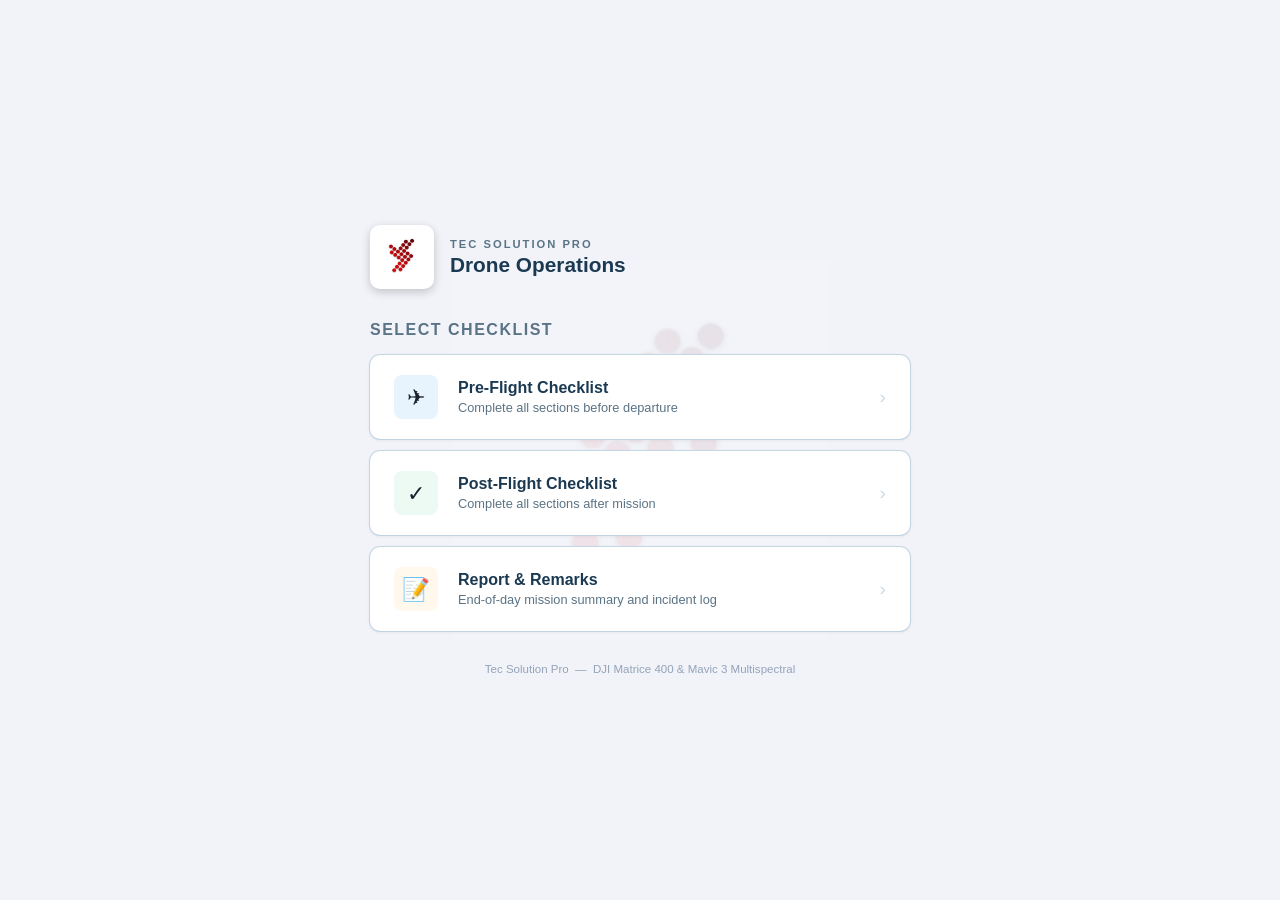
<file: index.html>
<!DOCTYPE html>
<html lang="en">
<head>
  <meta charset="UTF-8" />
  <meta name="viewport" content="width=device-width, initial-scale=1.0" />
  <title>Flight Checklists — Tec Solution Pro</title>
  <link rel="stylesheet" href="css/landing.css" />
</head>
<body>

<div class="wrapper">
  <div class="brand">
    <img src="tec_solution_pro_logo.jpg" alt="Tec Solution Pro" />
    <div class="brand-text">
      <div class="brand-label">Tec Solution Pro</div>
      <div class="brand-name">Drone Operations</div>
    </div>
  </div>

  <h1>Select Checklist</h1>

  <div class="cards">
    <a href="pre-flight.html" class="checklist-link">
      <div class="link-icon icon-pre">&#9992;</div>
      <div class="link-body">
        <div class="link-title">Pre-Flight Checklist</div>
        <div class="link-desc">Complete all sections before departure</div>
      </div>
      <div class="link-arrow">&#8250;</div>
    </a>

    <a href="post-flight.html" class="checklist-link">
      <div class="link-icon icon-post">&#10003;</div>
      <div class="link-body">
        <div class="link-title">Post-Flight Checklist</div>
        <div class="link-desc">Complete all sections after mission</div>
      </div>
      <div class="link-arrow">&#8250;</div>
    </a>

    <a href="report-remarks.html" class="checklist-link">
      <div class="link-icon icon-report">&#128221;</div>
      <div class="link-body">
        <div class="link-title">Report &amp; Remarks</div>
        <div class="link-desc">End-of-day mission summary and incident log</div>
      </div>
      <div class="link-arrow">&#8250;</div>
    </a>
  </div>
</div>

<footer>Tec Solution Pro &nbsp;&mdash;&nbsp; DJI Matrice 400 &amp; Mavic 3 Multispectral</footer>

</body>
</html>
</file>
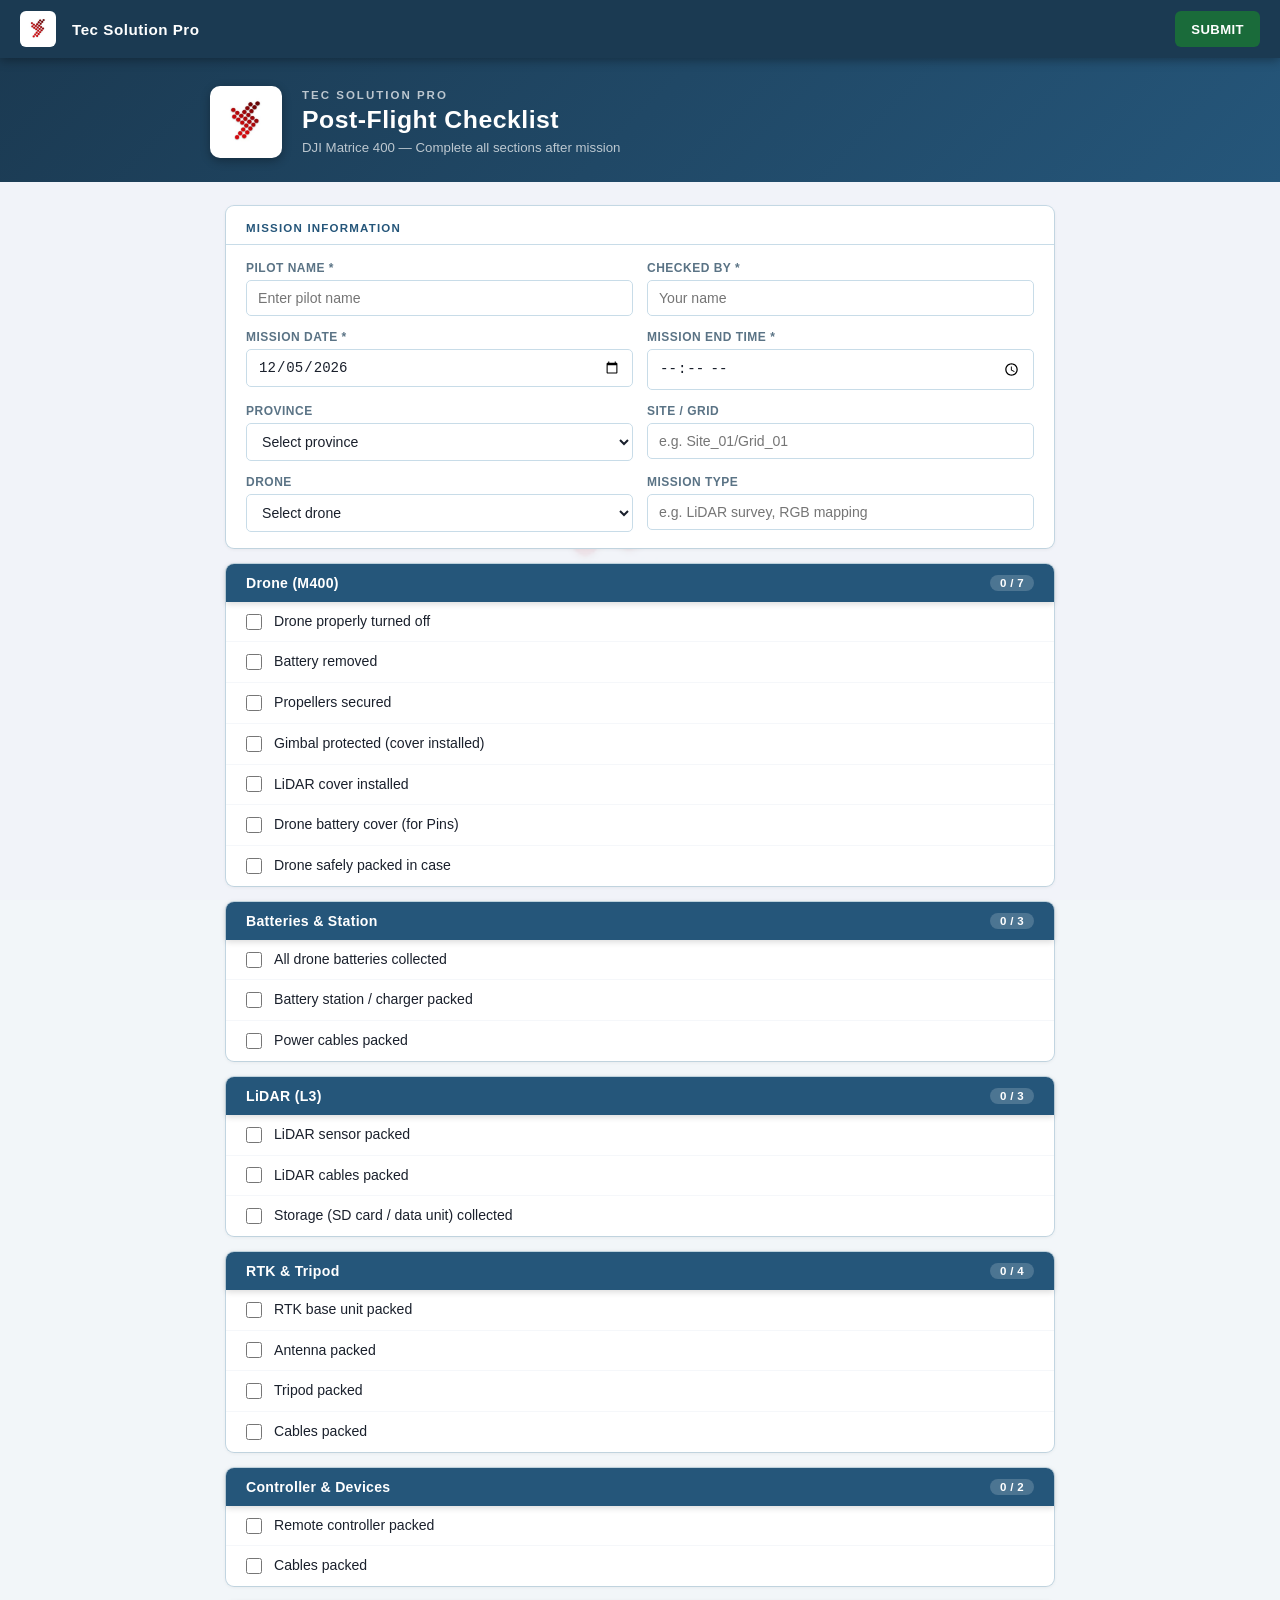
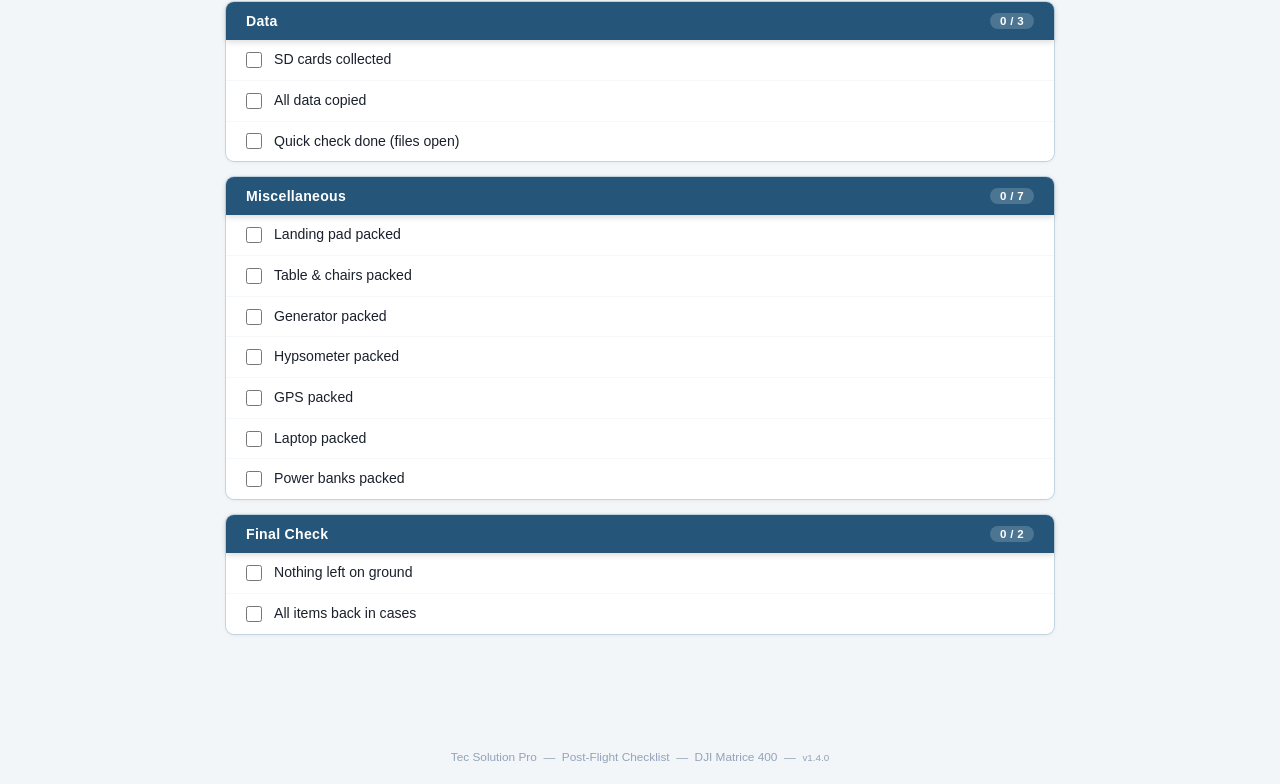
<file: post-flight.html>
<!DOCTYPE html>
<html lang="en">
<head>
  <meta charset="UTF-8" />
  <meta name="viewport" content="width=device-width, initial-scale=1.0" />
  <title>Post-Flight Checklist — Tec Solution Pro</title>
  <link rel="stylesheet" href="css/checklist.css" />
</head>
<body>

<!-- ══════════════ STICKY RIBBON ══════════════ -->
<div class="ribbon">
  <img src="tec_solution_pro_logo.jpg" alt="Logo" class="ribbon-logo" />
  <span class="ribbon-company">Tec Solution Pro</span>
  <div class="ribbon-spacer"></div>
  <button type="button" class="ribbon-submit-btn" id="ribbon-submit-btn">Submit</button>
</div>

<!-- ══════════════ PAGE HEADER ══════════════ -->
<header>
  <div class="header-inner">
    <img src="tec_solution_pro_logo.jpg" alt="Tec Solution Pro" class="header-logo" />
    <div class="header-text">
      <div class="header-company">Tec Solution Pro</div>
      <div class="header-title">Post-Flight Checklist</div>
      <div class="header-sub">DJI Matrice 400 — Complete all sections after mission</div>
    </div>
  </div>
</header>

<!-- ══════════════ FORM ══════════════ -->
<form id="checklist-form" action="https://formsubmit.co/ajax/asim.tanweer@tecsolutiongroup.com" method="POST">
<div class="container">

  <!-- Mission Info -->
  <div class="card">
    <div class="card-title">Mission Information</div>
    <div class="card-body">
      <div class="form-grid">
        <div class="form-group">
          <label for="pilot-name">Pilot Name *</label>
          <input type="text" id="pilot-name" name="pilot_name" required placeholder="Enter pilot name" />
        </div>
        <div class="form-group">
          <label for="team-member">Checked By *</label>
          <input type="text" id="team-member" name="checked_by" required placeholder="Your name" />
        </div>
        <div class="form-group">
          <label for="mission-date">Mission Date *</label>
          <input type="date" id="mission-date" name="mission_date" required />
        </div>
        <div class="form-group">
          <label for="mission-end-time">Mission End Time *</label>
          <input type="time" id="mission-end-time" name="mission_end_time" required />
        </div>
        <div class="form-group">
          <label for="province">Province</label>
          <select id="province" name="province">
            <option value="">Select province</option>
            <option>Riyadh</option>
            <option>Makkah (Mecca)</option>
            <option>Madinah (Medina)</option>
            <option>Eastern Province</option>
            <option>Asir</option>
            <option>Tabuk</option>
            <option>Hail</option>
            <option>Northern Borders</option>
            <option>Jizan</option>
            <option>Najran</option>
            <option>Al-Bahah</option>
            <option>Al-Jawf</option>
            <option>Al-Qassim</option>
          </select>
        </div>
        <div class="form-group">
          <label for="site-grid">Site / Grid</label>
          <input type="text" id="site-grid" name="site_grid" placeholder="e.g. Site_01/Grid_01" />
        </div>
        <div class="form-group">
          <label for="drone-type">Drone</label>
          <select id="drone-type" name="drone_type">
            <option value="">Select drone</option>
            <option>DJI Matrice 400</option>
            <option>DJI Mavic 3 Multispectral</option>
            <option>Both</option>
          </select>
        </div>
        <div class="form-group">
          <label for="mission-type">Mission Type</label>
          <input type="text" id="mission-type" name="mission_type" placeholder="e.g. LiDAR survey, RGB mapping" />
        </div>
      </div>
    </div>
  </div>

  <!-- SECTION 1: Drone (M400) -->
  <div class="card">
    <div class="section-header">
      Drone (M400)
      <span class="section-counter" id="ctr-drone">0/0</span>
    </div>
    <label class="check-item"><input type="checkbox" name="drone_off" value="checked" /><span>Drone properly turned off</span></label>
    <label class="check-item"><input type="checkbox" name="drone_battery_removed" value="checked" /><span>Battery removed</span></label>
    <label class="check-item"><input type="checkbox" name="drone_props_secured" value="checked" /><span>Propellers secured</span></label>
    <label class="check-item"><input type="checkbox" name="drone_gimbal_cover" value="checked" /><span>Gimbal protected (cover installed)</span></label>
    <label class="check-item"><input type="checkbox" name="drone_lidar_cover" value="checked" /><span>LiDAR cover installed</span></label>
    <label class="check-item"><input type="checkbox" name="drone_battery_pin_cover" value="checked" /><span>Drone battery cover (for Pins)</span></label>
    <label class="check-item"><input type="checkbox" name="drone_packed" value="checked" /><span>Drone safely packed in case</span></label>
  </div>

  <!-- SECTION 2: Batteries & Station -->
  <div class="card">
    <div class="section-header">
      Batteries &amp; Station
      <span class="section-counter" id="ctr-batt">0/0</span>
    </div>
    <label class="check-item"><input type="checkbox" name="batt_all_collected" value="checked" /><span>All drone batteries collected</span></label>
    <label class="check-item"><input type="checkbox" name="batt_station" value="checked" /><span>Battery station / charger packed</span></label>
    <label class="check-item"><input type="checkbox" name="batt_power_cables" value="checked" /><span>Power cables packed</span></label>
  </div>

  <!-- SECTION 3: LiDAR (L3) -->
  <div class="card">
    <div class="section-header">
      LiDAR (L3)
      <span class="section-counter" id="ctr-l3">0/0</span>
    </div>
    <label class="check-item"><input type="checkbox" name="l3_sensor" value="checked" /><span>LiDAR sensor packed</span></label>
    <label class="check-item"><input type="checkbox" name="l3_cables" value="checked" /><span>LiDAR cables packed</span></label>
    <label class="check-item"><input type="checkbox" name="l3_storage" value="checked" /><span>Storage (SD card / data unit) collected</span></label>
  </div>

  <!-- SECTION 4: RTK & Tripod -->
  <div class="card">
    <div class="section-header">
      RTK &amp; Tripod
      <span class="section-counter" id="ctr-rtk">0/0</span>
    </div>
    <label class="check-item"><input type="checkbox" name="rtk_base" value="checked" /><span>RTK base unit packed</span></label>
    <label class="check-item"><input type="checkbox" name="rtk_antenna" value="checked" /><span>Antenna packed</span></label>
    <label class="check-item"><input type="checkbox" name="rtk_tripod" value="checked" /><span>Tripod packed</span></label>
    <label class="check-item"><input type="checkbox" name="rtk_cables" value="checked" /><span>Cables packed</span></label>
  </div>

  <!-- SECTION 5: Controller & Devices -->
  <div class="card">
    <div class="section-header">
      Controller &amp; Devices
      <span class="section-counter" id="ctr-ctrl">0/0</span>
    </div>
    <label class="check-item"><input type="checkbox" name="ctrl_remote" value="checked" /><span>Remote controller packed</span></label>
    <label class="check-item"><input type="checkbox" name="ctrl_cables" value="checked" /><span>Cables packed</span></label>
  </div>

  <!-- SECTION 6: Data -->
  <div class="card">
    <div class="section-header">
      Data
      <span class="section-counter" id="ctr-data">0/0</span>
    </div>
    <label class="check-item"><input type="checkbox" name="data_sd_collected" value="checked" /><span>SD cards collected</span></label>
    <label class="check-item"><input type="checkbox" name="data_copied" value="checked" /><span>All data copied</span></label>
    <label class="check-item"><input type="checkbox" name="data_quick_check" value="checked" /><span>Quick check done (files open)</span></label>
  </div>

  <!-- SECTION 7: Miscellaneous -->
  <div class="card">
    <div class="section-header">
      Miscellaneous
      <span class="section-counter" id="ctr-misc">0/0</span>
    </div>
    <label class="check-item"><input type="checkbox" name="misc_landing_pad" value="checked" /><span>Landing pad packed</span></label>
    <label class="check-item"><input type="checkbox" name="misc_table_chairs" value="checked" /><span>Table &amp; chairs packed</span></label>
    <label class="check-item"><input type="checkbox" name="misc_generator" value="checked" /><span>Generator packed</span></label>
    <label class="check-item"><input type="checkbox" name="misc_hypsometer" value="checked" /><span>Hypsometer packed</span></label>
    <label class="check-item"><input type="checkbox" name="misc_gps" value="checked" /><span>GPS packed</span></label>
    <label class="check-item"><input type="checkbox" name="misc_laptop" value="checked" /><span>Laptop packed</span></label>
    <label class="check-item"><input type="checkbox" name="misc_power_banks" value="checked" /><span>Power banks packed</span></label>
  </div>

  <!-- SECTION 8: Final Check -->
  <div class="card">
    <div class="section-header">
      Final Check
      <span class="section-counter" id="ctr-final">0/0</span>
    </div>
    <label class="check-item"><input type="checkbox" name="final_nothing_left" value="checked" /><span>Nothing left on ground</span></label>
    <label class="check-item"><input type="checkbox" name="final_all_in_cases" value="checked" /><span>All items back in cases</span></label>
  </div>

  <div id="success-msg">
    <div class="success-title">&#10003; Post-Flight submitted successfully.</div>
    <div class="success-reminder">
      Hope you had a safe flight. Complete your end-of-day report next.
    </div>
    <a href="report-remarks.html" class="report-prompt-btn">
      Fill Report &amp; Remarks &#8594;
    </a>
  </div>

</div><!-- /container -->
</form>

<footer>Tec Solution Pro &nbsp;&mdash;&nbsp; Post-Flight Checklist &nbsp;&mdash;&nbsp; DJI Matrice 400 &nbsp;&mdash;&nbsp; <small>v1.4.0</small></footer>

<script>
  window.CHECKLIST_CONFIG = {
    submitUrl:     'https://script.google.com/macros/s/AKfycbyzYf1uG9ML91rWdNbF1_zaTeeG9AjDxAdJVQjV-Fx8BpysEWVr5_NjYOtwHjACQB6w/exec',
    formName:      'Post-Flight',
    subjectPrefix: 'Post-Flight Checklist',
    sectionDefs: [
      { ctr: 'ctr-drone', idx: 1 },
      { ctr: 'ctr-batt',  idx: 2 },
      { ctr: 'ctr-l3',    idx: 3 },
      { ctr: 'ctr-rtk',   idx: 4 },
      { ctr: 'ctr-ctrl',  idx: 5 },
      { ctr: 'ctr-data',  idx: 6 },
      { ctr: 'ctr-misc',  idx: 7 },
      { ctr: 'ctr-final', idx: 8 },
    ]
  };
</script>
<script src="js/checklist.js"></script>

</body>
</html>
</file>
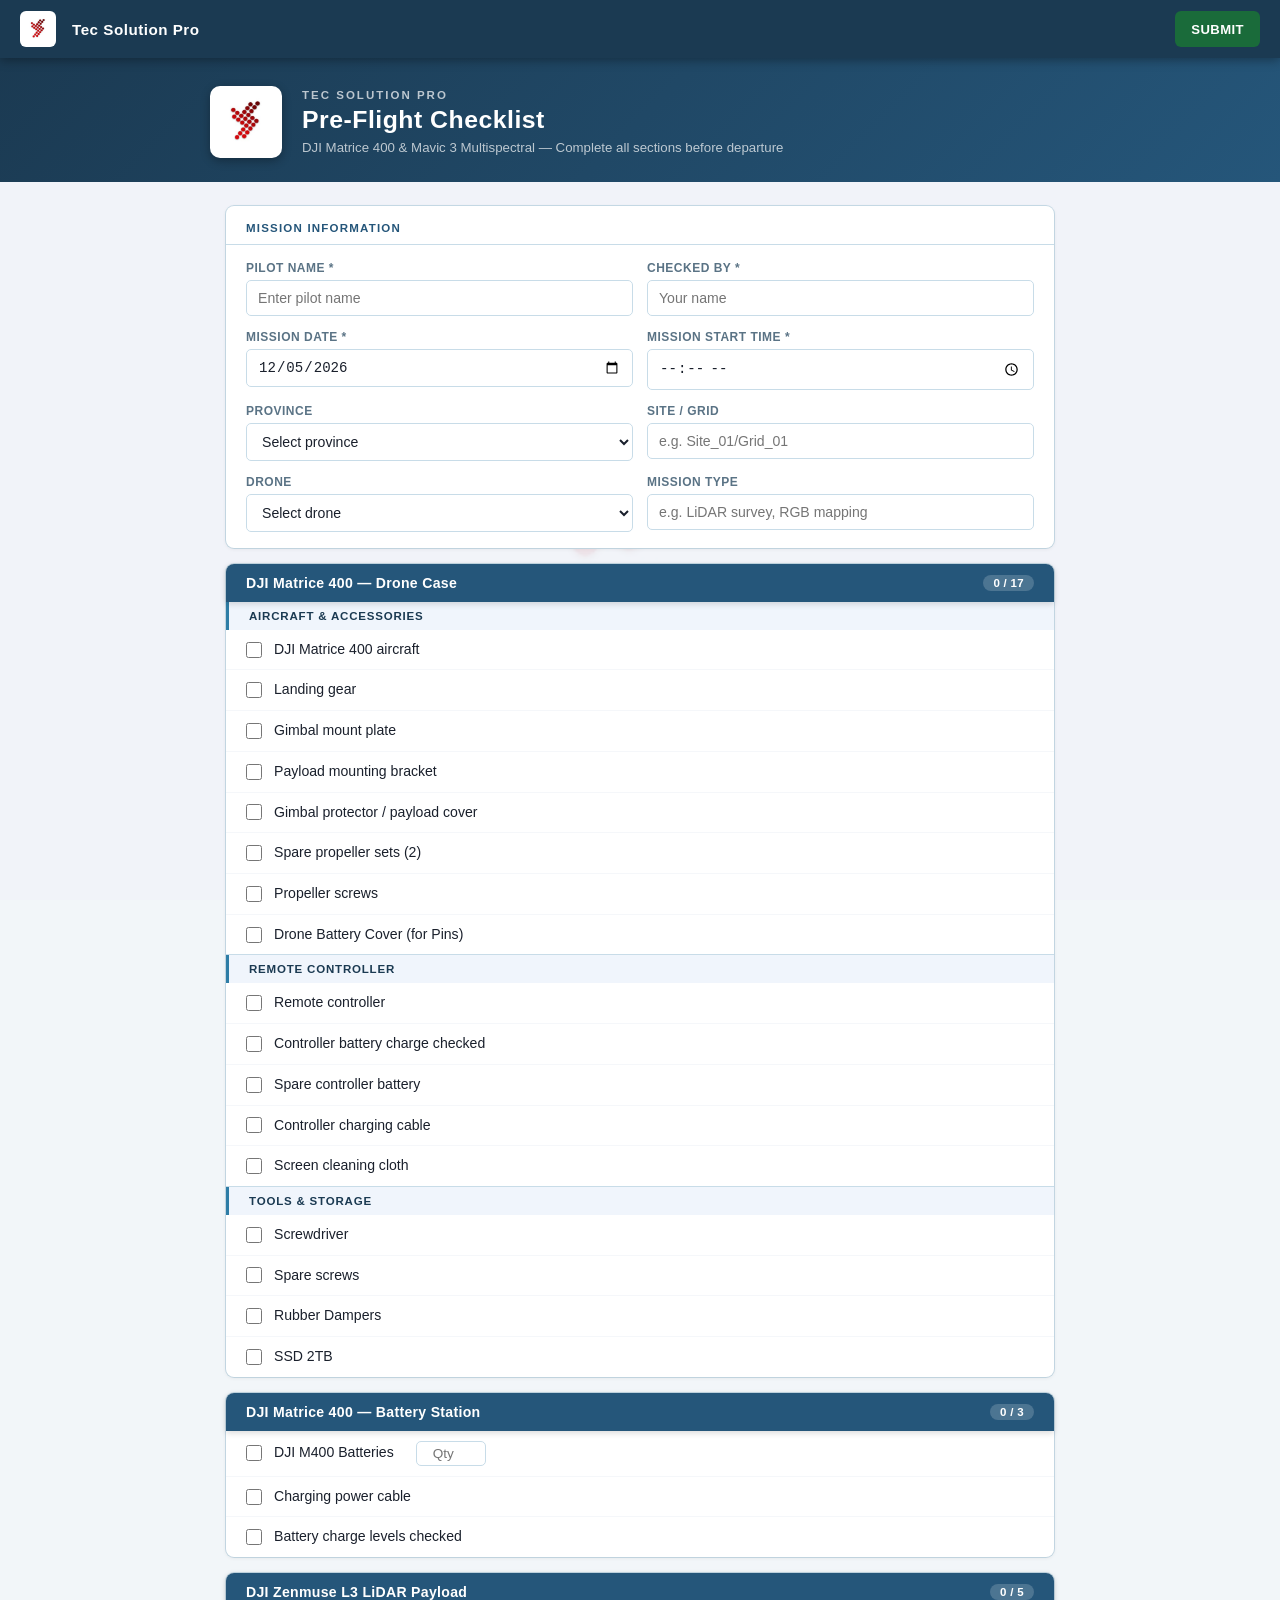
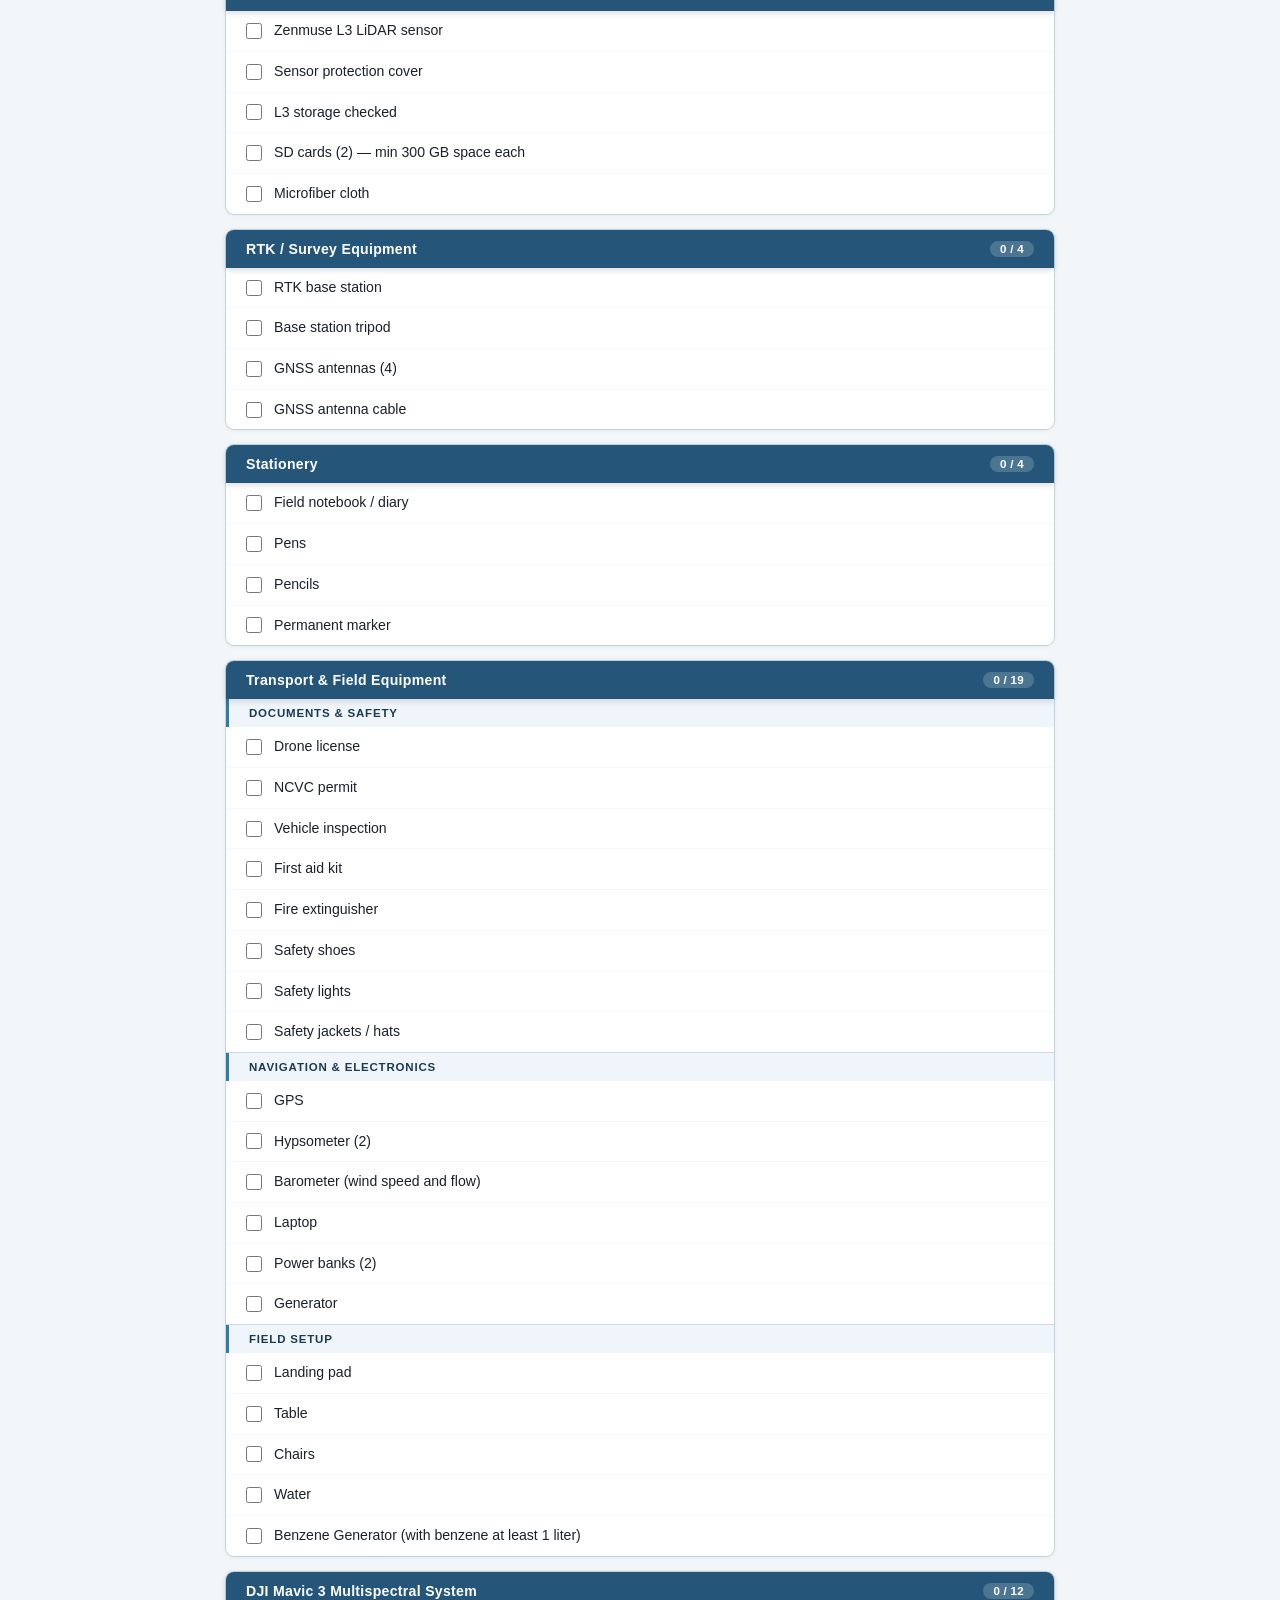
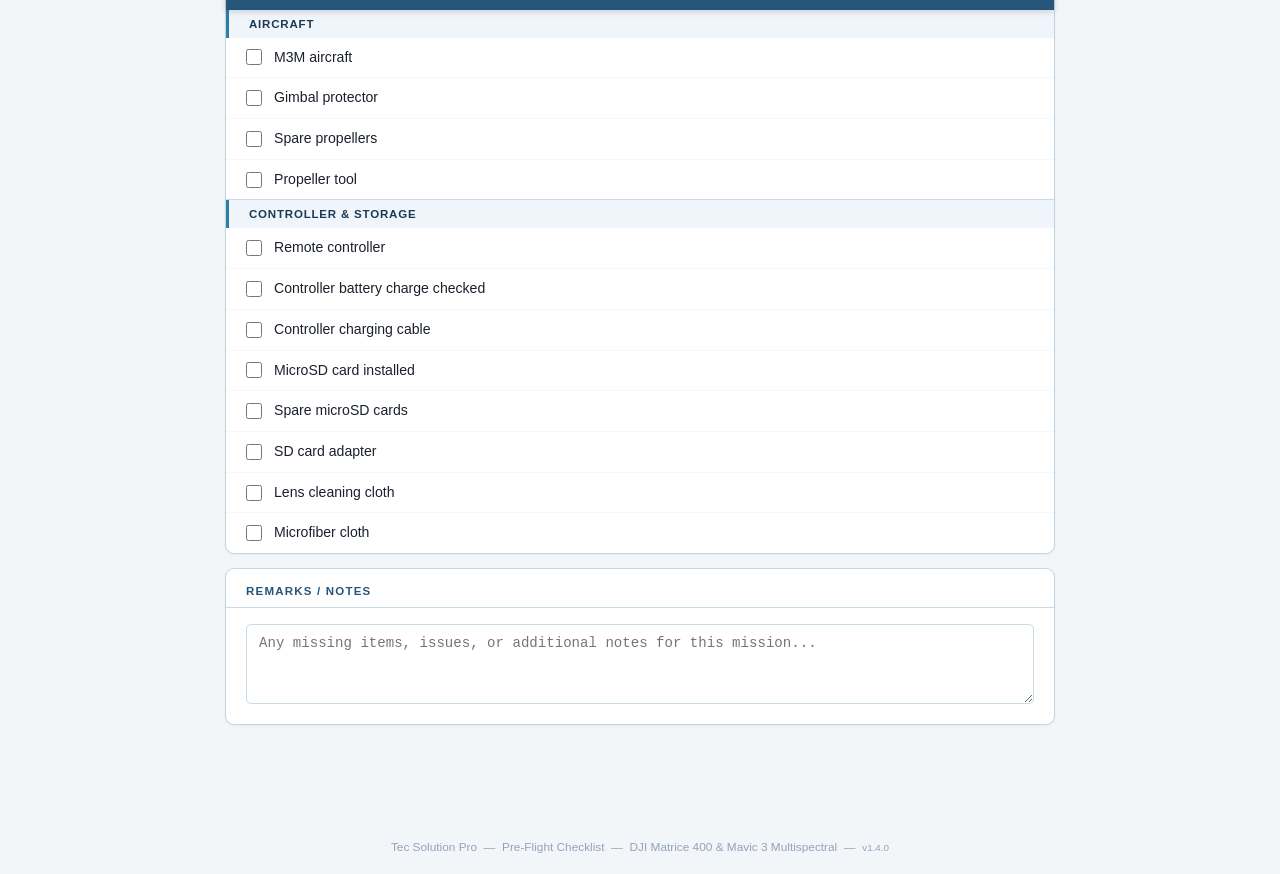
<file: pre-flight.html>
<!DOCTYPE html>
<html lang="en">
<head>
  <meta charset="UTF-8" />
  <meta name="viewport" content="width=device-width, initial-scale=1.0" />
  <title>Pre-Flight Checklist — Tec Solution Pro</title>
  <link rel="stylesheet" href="css/checklist.css" />
</head>
<body>

<!-- ══════════════ STICKY RIBBON ══════════════ -->
<div class="ribbon">
  <img src="tec_solution_pro_logo.jpg" alt="Logo" class="ribbon-logo" />
  <span class="ribbon-company">Tec Solution Pro</span>
  <div class="ribbon-spacer"></div>
  <button type="button" class="ribbon-submit-btn" id="ribbon-submit-btn">Submit</button>
</div>

<!-- ══════════════ PAGE HEADER ══════════════ -->
<header>
  <div class="header-inner">
    <img src="tec_solution_pro_logo.jpg" alt="Tec Solution Pro" class="header-logo" />
    <div class="header-text">
      <div class="header-company">Tec Solution Pro</div>
      <div class="header-title">Pre-Flight Checklist</div>
      <div class="header-sub">DJI Matrice 400 &amp; Mavic 3 Multispectral — Complete all sections before departure</div>
    </div>
  </div>
</header>

<!-- ══════════════ FORM ══════════════ -->
<form id="checklist-form" action="https://formsubmit.co/ajax/asim.tanweer@tecsolutiongroup.com" method="POST">
<div class="container">

  <!-- Mission Info -->
  <div class="card">
    <div class="card-title">Mission Information</div>
    <div class="card-body">
      <div class="form-grid">
        <div class="form-group">
          <label for="pilot-name">Pilot Name *</label>
          <input type="text" id="pilot-name" name="pilot_name" required placeholder="Enter pilot name" />
        </div>
        <div class="form-group">
          <label for="team-member">Checked By *</label>
          <input type="text" id="team-member" name="checked_by" required placeholder="Your name" />
        </div>
        <div class="form-group">
          <label for="mission-date">Mission Date *</label>
          <input type="date" id="mission-date" name="mission_date" required />
        </div>
        <div class="form-group">
          <label for="mission-start-time">Mission Start Time *</label>
          <input type="time" id="mission-start-time" name="mission_start_time" required />
        </div>
        <div class="form-group">
          <label for="province">Province</label>
          <select id="province" name="province">
            <option value="">Select province</option>
            <option>Riyadh</option>
            <option>Makkah (Mecca)</option>
            <option>Madinah (Medina)</option>
            <option>Eastern Province</option>
            <option>Asir</option>
            <option>Tabuk</option>
            <option>Hail</option>
            <option>Northern Borders</option>
            <option>Jizan</option>
            <option>Najran</option>
            <option>Al-Bahah</option>
            <option>Al-Jawf</option>
            <option>Al-Qassim</option>
          </select>
        </div>
        <div class="form-group">
          <label for="site-grid">Site / Grid</label>
          <input type="text" id="site-grid" name="site_grid" placeholder="e.g. Site_01/Grid_01" />
        </div>
        <div class="form-group">
          <label for="drone-type">Drone</label>
          <select id="drone-type" name="drone_type">
            <option value="">Select drone</option>
            <option>DJI Matrice 400</option>
            <option>DJI Mavic 3 Multispectral</option>
            <option>Both</option>
          </select>
        </div>
        <div class="form-group">
          <label for="mission-type">Mission Type</label>
          <input type="text" id="mission-type" name="mission_type" placeholder="e.g. LiDAR survey, RGB mapping" />
        </div>
      </div>
    </div>
  </div>

  <!-- SECTION 1: DJI Matrice 400 -->
  <div class="card">
    <div class="section-header">
      DJI Matrice 400 — Drone Case
      <span class="section-counter" id="ctr-m400">0/0</span>
    </div>
    <div class="subsection">
      <div class="subsection-title">Aircraft &amp; Accessories</div>
      <label class="check-item"><input type="checkbox" name="m400_aircraft" value="checked" /><span>DJI Matrice 400 aircraft</span></label>
      <label class="check-item"><input type="checkbox" name="m400_landing_gear" value="checked" /><span>Landing gear</span></label>
      <label class="check-item"><input type="checkbox" name="m400_gimbal_mount" value="checked" /><span>Gimbal mount plate</span></label>
      <label class="check-item"><input type="checkbox" name="m400_payload_bracket" value="checked" /><span>Payload mounting bracket</span></label>
      <label class="check-item"><input type="checkbox" name="m400_gimbal_protector" value="checked" /><span>Gimbal protector / payload cover</span></label>
      <label class="check-item"><input type="checkbox" name="m400_spare_props" value="checked" /><span>Spare propeller sets (2)</span></label>
      <label class="check-item"><input type="checkbox" name="m400_prop_screws" value="checked" /><span>Propeller screws</span></label>
      <label class="check-item"><input type="checkbox" name="m400_battery_cover" value="checked" /><span>Drone Battery Cover (for Pins)</span></label>
    </div>
    <div class="subsection">
      <div class="subsection-title">Remote Controller</div>
      <label class="check-item"><input type="checkbox" name="m400_rc" value="checked" /><span>Remote controller</span></label>
      <label class="check-item"><input type="checkbox" name="m400_rc_batt_checked" value="checked" /><span>Controller battery charge checked</span></label>
      <label class="check-item"><input type="checkbox" name="m400_rc_spare_batt" value="checked" /><span>Spare controller battery</span></label>
      <label class="check-item"><input type="checkbox" name="m400_rc_cable" value="checked" /><span>Controller charging cable</span></label>
      <label class="check-item"><input type="checkbox" name="m400_screen_cloth" value="checked" /><span>Screen cleaning cloth</span></label>
    </div>
    <div class="subsection">
      <div class="subsection-title">Tools &amp; Storage</div>
      <label class="check-item"><input type="checkbox" name="m400_screwdriver" value="checked" /><span>Screwdriver</span></label>
      <label class="check-item"><input type="checkbox" name="m400_spare_screws" value="checked" /><span>Spare screws</span></label>
      <label class="check-item"><input type="checkbox" name="m400_dampers" value="checked" /><span>Rubber Dampers</span></label>
      <label class="check-item"><input type="checkbox" name="m400_ssd" value="checked" /><span>SSD 2TB</span></label>
    </div>
  </div>

  <!-- SECTION 2: Battery Station -->
  <div class="card">
    <div class="section-header">
      DJI Matrice 400 — Battery Station
      <span class="section-counter" id="ctr-batt">0/0</span>
    </div>
    <label class="check-item"><input type="checkbox" name="batt_m400_batteries" value="checked" /><span>DJI M400 Batteries</span><input type="number" name="batt_m400_qty" min="0" placeholder="Qty" class="qty-input" onclick="event.stopPropagation()" /></label>
    <label class="check-item"><input type="checkbox" name="batt_power_cable" value="checked" /><span>Charging power cable</span></label>
    <label class="check-item"><input type="checkbox" name="batt_charge_checked" value="checked" /><span>Battery charge levels checked</span></label>
  </div>

  <!-- SECTION 3: Zenmuse L3 -->
  <div class="card">
    <div class="section-header">
      DJI Zenmuse L3 LiDAR Payload
      <span class="section-counter" id="ctr-l3">0/0</span>
    </div>
    <label class="check-item"><input type="checkbox" name="l3_sensor" value="checked" /><span>Zenmuse L3 LiDAR sensor</span></label>
    <label class="check-item"><input type="checkbox" name="l3_cover" value="checked" /><span>Sensor protection cover</span></label>
    <label class="check-item"><input type="checkbox" name="l3_storage_checked" value="checked" /><span>L3 storage checked</span></label>
    <label class="check-item"><input type="checkbox" name="l3_sdcards" value="checked" /><span>SD cards (2) — min 300 GB space each</span></label>
    <label class="check-item"><input type="checkbox" name="l3_cloth" value="checked" /><span>Microfiber cloth</span></label>
  </div>

  <!-- SECTION 4: RTK -->
  <div class="card">
    <div class="section-header">
      RTK / Survey Equipment
      <span class="section-counter" id="ctr-rtk">0/0</span>
    </div>
    <label class="check-item"><input type="checkbox" name="rtk_base" value="checked" /><span>RTK base station</span></label>
    <label class="check-item"><input type="checkbox" name="rtk_tripod" value="checked" /><span>Base station tripod</span></label>
    <label class="check-item"><input type="checkbox" name="rtk_antennas" value="checked" /><span>GNSS antennas (4)</span></label>
    <label class="check-item"><input type="checkbox" name="rtk_cable" value="checked" /><span>GNSS antenna cable</span></label>
  </div>

  <!-- SECTION 5: Stationery -->
  <div class="card">
    <div class="section-header">
      Stationery
      <span class="section-counter" id="ctr-stat">0/0</span>
    </div>
    <label class="check-item"><input type="checkbox" name="stat_notebook" value="checked" /><span>Field notebook / diary</span></label>
    <label class="check-item"><input type="checkbox" name="stat_pens" value="checked" /><span>Pens</span></label>
    <label class="check-item"><input type="checkbox" name="stat_pencils" value="checked" /><span>Pencils</span></label>
    <label class="check-item"><input type="checkbox" name="stat_marker" value="checked" /><span>Permanent marker</span></label>
  </div>

  <!-- SECTION 6: Transport -->
  <div class="card">
    <div class="section-header">
      Transport &amp; Field Equipment
      <span class="section-counter" id="ctr-trans">0/0</span>
    </div>
    <div class="subsection">
      <div class="subsection-title">Documents &amp; Safety</div>
      <label class="check-item"><input type="checkbox" name="trans_drone_license" value="checked" /><span>Drone license</span></label>
      <label class="check-item"><input type="checkbox" name="trans_ncvc_permit" value="checked" /><span>NCVC permit</span></label>
      <label class="check-item"><input type="checkbox" name="trans_vehicle_inspection" value="checked" /><span>Vehicle inspection</span></label>
      <label class="check-item"><input type="checkbox" name="trans_first_aid" value="checked" /><span>First aid kit</span></label>
      <label class="check-item"><input type="checkbox" name="trans_fire_ext" value="checked" /><span>Fire extinguisher</span></label>
      <label class="check-item"><input type="checkbox" name="trans_safety_shoes" value="checked" /><span>Safety shoes</span></label>
      <label class="check-item"><input type="checkbox" name="trans_safety_lights" value="checked" /><span>Safety lights</span></label>
      <label class="check-item"><input type="checkbox" name="trans_safety_jacket" value="checked" /><span>Safety jackets / hats</span></label>
    </div>
    <div class="subsection">
      <div class="subsection-title">Navigation &amp; Electronics</div>
      <label class="check-item"><input type="checkbox" name="trans_gps" value="checked" /><span>GPS</span></label>
      <label class="check-item"><input type="checkbox" name="trans_hypsometer" value="checked" /><span>Hypsometer (2)</span></label>
      <label class="check-item"><input type="checkbox" name="trans_barometer" value="checked" /><span>Barometer (wind speed and flow)</span></label>
      <label class="check-item"><input type="checkbox" name="trans_laptop" value="checked" /><span>Laptop</span></label>
      <label class="check-item"><input type="checkbox" name="trans_power_banks" value="checked" /><span>Power banks (2)</span></label>
      <label class="check-item"><input type="checkbox" name="trans_generator" value="checked" /><span>Generator</span></label>
    </div>
    <div class="subsection">
      <div class="subsection-title">Field Setup</div>
      <label class="check-item"><input type="checkbox" name="trans_landing_pad" value="checked" /><span>Landing pad</span></label>
      <label class="check-item"><input type="checkbox" name="trans_table" value="checked" /><span>Table</span></label>
      <label class="check-item"><input type="checkbox" name="trans_chairs" value="checked" /><span>Chairs</span></label>
      <label class="check-item"><input type="checkbox" name="trans_water" value="checked" /><span>Water</span></label>
      <label class="check-item"><input type="checkbox" name="trans_benzene_generator" value="checked" /><span>Benzene Generator (with benzene at least 1 liter)</span></label>
    </div>
  </div>

  <!-- SECTION 7: Mavic 3 Multispectral -->
  <div class="card">
    <div class="section-header">
      DJI Mavic 3 Multispectral System
      <span class="section-counter" id="ctr-m3m">0/0</span>
    </div>
    <div class="subsection">
      <div class="subsection-title">Aircraft</div>
      <label class="check-item"><input type="checkbox" name="m3m_aircraft" value="checked" /><span>M3M aircraft</span></label>
      <label class="check-item"><input type="checkbox" name="m3m_gimbal_protector" value="checked" /><span>Gimbal protector</span></label>
      <label class="check-item"><input type="checkbox" name="m3m_spare_props" value="checked" /><span>Spare propellers</span></label>
      <label class="check-item"><input type="checkbox" name="m3m_prop_tool" value="checked" /><span>Propeller tool</span></label>
    </div>
    <div class="subsection">
      <div class="subsection-title">Controller &amp; Storage</div>
      <label class="check-item"><input type="checkbox" name="m3m_rc" value="checked" /><span>Remote controller</span></label>
      <label class="check-item"><input type="checkbox" name="m3m_rc_batt_checked" value="checked" /><span>Controller battery charge checked</span></label>
      <label class="check-item"><input type="checkbox" name="m3m_rc_cable" value="checked" /><span>Controller charging cable</span></label>
      <label class="check-item"><input type="checkbox" name="m3m_microsd_installed" value="checked" /><span>MicroSD card installed</span></label>
      <label class="check-item"><input type="checkbox" name="m3m_spare_microsd" value="checked" /><span>Spare microSD cards</span></label>
      <label class="check-item"><input type="checkbox" name="m3m_sd_adapter" value="checked" /><span>SD card adapter</span></label>
      <label class="check-item"><input type="checkbox" name="m3m_lens_cloth" value="checked" /><span>Lens cleaning cloth</span></label>
      <label class="check-item"><input type="checkbox" name="m3m_microfiber" value="checked" /><span>Microfiber cloth</span></label>
    </div>
  </div>

  <!-- Remarks -->
  <div class="card remarks-card">
    <div class="card-title">Remarks / Notes</div>
    <div class="card-body">
      <textarea name="remarks" placeholder="Any missing items, issues, or additional notes for this mission..."></textarea>
    </div>
  </div>

  <div id="success-msg">
    <div class="success-title">&#10003; Form submitted successfully. Have a safe flying!</div>
    <div class="success-reminder">
      <div class="success-reminder-label">The decision priority order follows as:</div>
      <ol class="success-priority-list">
        <li class="priority-1"><strong>🏆 Personal Safety</strong></li>
        <li class="priority-2">🥈 Equipment Safety</li>
        <li class="priority-3">🥉 Quality of Data Collected</li>
        <li class="priority-4">Keeping up with the Schedule</li>
      </ol>
    </div>
  </div>

</div><!-- /container -->
</form>

<footer>Tec Solution Pro &nbsp;&mdash;&nbsp; Pre-Flight Checklist &nbsp;&mdash;&nbsp; DJI Matrice 400 &amp; Mavic 3 Multispectral &nbsp;&mdash;&nbsp; <small>v1.4.0</small></footer>

<script>
  window.CHECKLIST_CONFIG = {
    submitUrl:     'https://script.google.com/macros/s/AKfycbyzYf1uG9ML91rWdNbF1_zaTeeG9AjDxAdJVQjV-Fx8BpysEWVr5_NjYOtwHjACQB6w/exec',
    formName:      'Pre-Flight',
    subjectPrefix: 'Pre-Flight Checklist',
    sectionDefs: [
      { ctr: 'ctr-m400',  idx: 1 },
      { ctr: 'ctr-batt',  idx: 2 },
      { ctr: 'ctr-l3',    idx: 3 },
      { ctr: 'ctr-rtk',   idx: 4 },
      { ctr: 'ctr-stat',  idx: 5 },
      { ctr: 'ctr-trans', idx: 6 },
      { ctr: 'ctr-m3m',   idx: 7 },
    ]
  };
</script>
<script src="js/checklist.js"></script>

</body>
</html>
</file>
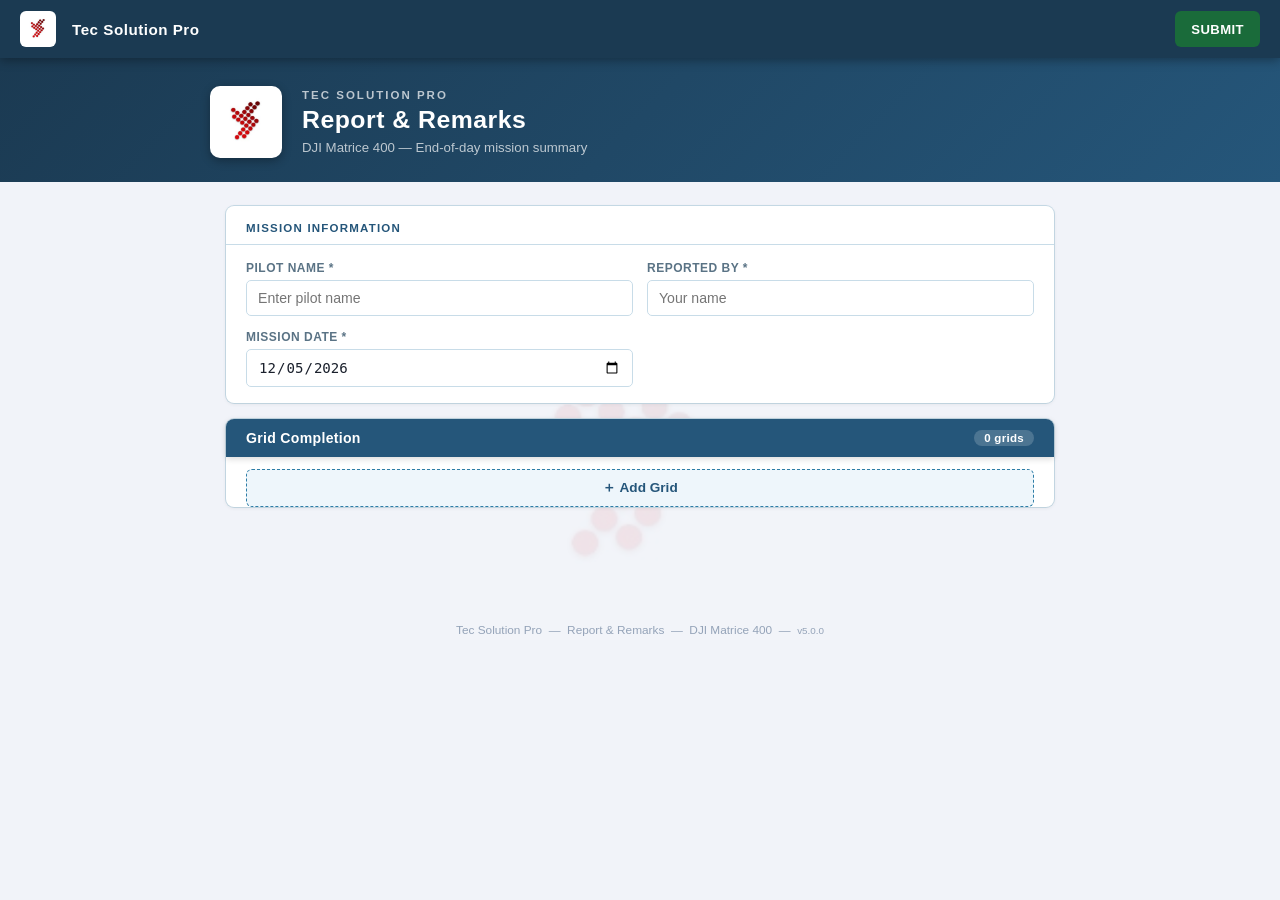
<file: report-remarks.html>
<!DOCTYPE html>
<html lang="en">
<head>
  <meta charset="UTF-8" />
  <meta name="viewport" content="width=device-width, initial-scale=1.0" />
  <title>Report &amp; Remarks — Tec Solution Pro</title>
  <link rel="stylesheet" href="css/checklist.css" />
  <style>
    /* ── Grid entry ────────────────────────────────────────────────────────── */
    .grid-entry { border-bottom: 2px solid #dce8f0; }
    .grid-entry:last-of-type { border-bottom: none; }

    .grid-entry-header {
      display: flex; align-items: center; gap: 10px;
      padding: 10px 20px; background: #f0f5fc;
      border-bottom: 1px solid #dce8f0;
      transition: background 0.2s, border-color 0.2s;
    }
    .grid-entry-header.complete-header { background: #edfaf3; border-bottom-color: #86efac; }
    .grid-num { font-size: 0.82rem; font-weight: 700; color: #25567a; flex: 1; }
    .remove-grid-btn {
      background: #fee2e2; color: #b91c1c; border: none;
      border-radius: 5px; width: 26px; height: 26px;
      font-size: 0.78rem; cursor: pointer; flex-shrink: 0; transition: background 0.15s;
    }
    .remove-grid-btn:hover { background: #fecaca; }

    /* ── Three-part name ───────────────────────────────────────────────────── */
    .grid-name-section { padding: 12px 16px 14px; border-bottom: 1px solid #eef0f3; }

    /* Column wrapper — label sits above its input */
    .gnc { display: flex; flex-direction: column; gap: 4px; }
    .gnc .lbl {
      font-size: 0.67rem; font-weight: 700; color: #94a3b8;
      text-transform: uppercase; letter-spacing: 0.6px;
    }

    /* Row 1: Region — Site (side by side) */
    .grid-name-row1 {
      display: flex; align-items: flex-end; gap: 0; margin-bottom: 10px;
    }
    .gnc-region { flex-shrink: 0; }
    .gnc-site   { flex: 1; }

    /* Row 2: Grid (full width) */
    .grid-name-row2 { display: flex; }
    .gnc-grid { flex: 1; }

    /* Inline separator between Region and Site */
    .grid-sep-inline {
      flex-shrink: 0; align-self: flex-end;
      padding: 0 8px 10px;
      color: #94a3b8; font-weight: 700; font-size: 1rem;
    }

    /* Inputs — 1rem prevents iOS auto-zoom on focus */
    .grid-loc {
      width: 72px; text-align: center; padding: 10px 6px;
      border: 1.5px solid #c8dce8; border-radius: 6px;
      font-size: 1rem; font-weight: 700; color: #1a202c;
      font-family: inherit; text-transform: uppercase;
      box-sizing: border-box; -webkit-appearance: none;
    }
    .grid-site, .grid-grid {
      width: 100%; padding: 10px 12px;
      border: 1.5px solid #c8dce8; border-radius: 6px;
      font-size: 1rem; font-weight: 600; color: #1a202c;
      font-family: inherit; box-sizing: border-box; -webkit-appearance: none;
    }
    .grid-loc:focus, .grid-site:focus, .grid-grid:focus {
      outline: none; border-color: #2e7da6; box-shadow: 0 0 0 3px rgba(46,125,166,0.15);
    }
    .grid-loc.input-error, .grid-site.input-error, .grid-grid.input-error {
      border-color: #b91c1c !important; box-shadow: 0 0 0 3px rgba(185,28,28,0.12) !important;
    }
    .grid-name-hint {
      font-size: 0.68rem; color: #94a3b8; margin-top: 6px; letter-spacing: 0.2px;
    }

    /* ── Completion % ──────────────────────────────────────────────────────── */
    .pct-row {
      display: flex; align-items: center; flex-wrap: wrap;
      gap: 8px; padding: 11px 20px; border-bottom: 1px solid #eef0f3;
    }
    .pct-label { font-size: 0.68rem; font-weight: 700; color: #94a3b8; text-transform: uppercase; letter-spacing: 0.6px; white-space: nowrap; }
    .pct-buttons { display: flex; flex-wrap: wrap; gap: 5px; }
    .pct-btn {
      padding: 4px 10px; border: 1.5px solid #c8dce8; border-radius: 20px;
      background: white; color: #5a7385; font-size: 0.75rem; font-weight: 700;
      cursor: pointer; transition: all 0.12s; font-family: inherit;
    }
    .pct-btn:hover { border-color: #2e7da6; color: #2e7da6; }
    .pct-btn.active                    { color: white; border-color: transparent; }
    .pct-btn.active[data-pct="100"]    { background: #1e7e4a; }
    .pct-btn.active[data-pct="90"],
    .pct-btn.active[data-pct="80"],
    .pct-btn.active[data-pct="70"]     { background: #25567a; }
    .pct-btn.active[data-pct="60"],
    .pct-btn.active[data-pct="50"]     { background: #b45309; }
    .pct-btn.active[data-pct="40"],
    .pct-btn.active[data-pct="30"],
    .pct-btn.active[data-pct="20"],
    .pct-btn.active[data-pct="10"]     { background: #b91c1c; }

    /* ── Remarks section ──────────────────────────────────────────────────── */
    .grid-remarks-section { border-bottom: 1px solid #eef0f3; padding-bottom: 14px; }
    .grid-section-label {
      font-size: 0.67rem; font-weight: 700; color: #94a3b8;
      text-transform: uppercase; letter-spacing: 0.8px; padding: 10px 20px 4px;
    }
    .remarks-group-header {
      font-size: 0.67rem; font-weight: 700; text-transform: uppercase;
      letter-spacing: 0.8px; padding: 8px 20px 2px;
    }
    .remarks-group-header.pos   { color: #1e7e4a; }
    .remarks-group-header.issue { color: #b91c1c; }

    .remarks-cols {
      display: grid;
      grid-template-columns: 1fr 1fr;
    }
    .remark-item {
      display: flex; align-items: center; gap: 9px;
      padding: 6px 20px; cursor: pointer;
      border: none; background: none; text-align: left;
      font-family: inherit; transition: background 0.1s; width: 100%;
    }
    .remark-item:hover { background: #f8fafd; }
    .ri-box {
      width: 15px; height: 15px; flex-shrink: 0;
      border: 1.5px solid #c8dce8; border-radius: 3px;
      display: flex; align-items: center; justify-content: center;
      font-size: 0.6rem; font-weight: 900; color: white;
      transition: all 0.12s;
    }
    .ri-label { font-size: 0.8rem; color: #1a202c; line-height: 1.35; transition: color 0.12s; }

    .remark-item.pos.active   .ri-box { background: #1e7e4a; border-color: #1e7e4a; }
    .remark-item.issue.active .ri-box { background: #b91c1c; border-color: #b91c1c; }
    .remark-item.pos.active   .ri-box::after,
    .remark-item.issue.active .ri-box::after { content: '✓'; }
    .remark-item.pos.active   .ri-label { color: #1e7e4a; font-weight: 600; }
    .remark-item.issue.active .ri-label { color: #b91c1c; font-weight: 600; }

    .grid-remarks-ta {
      display: block; width: calc(100% - 40px); margin: 10px 20px 0;
      padding: 8px 10px; border: 1.5px solid #c8dce8; border-radius: 5px;
      font-size: 0.82rem; resize: vertical; min-height: 68px;
      color: #1a202c; font-family: inherit;
    }
    .grid-remarks-ta:focus { outline: none; border-color: #2e7da6; box-shadow: 0 0 0 3px rgba(46,125,166,0.12); }

    /* ── Notes ─────────────────────────────────────────────────────────────── */
    .grid-notes-section { padding: 10px 20px 14px; border-bottom: 1px solid #eef0f3; }
    .grid-notes {
      width: 100%; padding: 8px 10px; border: 1.5px solid #c8dce8;
      border-radius: 5px; font-size: 0.82rem; resize: vertical;
      min-height: 50px; color: #1a202c; font-family: inherit;
    }
    .grid-notes:focus { outline: none; border-color: #2e7da6; box-shadow: 0 0 0 3px rgba(46,125,166,0.12); }

    /* ── Status buttons (In Progress / Grid Completed) ───────────────────── */
    .status-row {
      display: flex; align-items: center; flex-wrap: wrap;
      gap: 8px; padding: 10px 20px; border-bottom: 1px solid #eef0f3;
    }
    .status-btn-group { display: flex; gap: 6px; flex-wrap: wrap; }
    .status-btn {
      padding: 5px 14px; border: 1.5px solid; border-radius: 20px;
      font-size: 0.78rem; font-weight: 700; cursor: pointer;
      white-space: nowrap; transition: all 0.15s; font-family: inherit;
      -webkit-appearance: none;
    }
    .status-btn.status-inprogress        { border-color: #b45309; color: #b45309; background: white; }
    .status-btn.status-inprogress:hover  { background: #fffbeb; }
    .status-btn.status-inprogress.active { background: #b45309; color: white; }
    .status-btn.status-complete          { border-color: #1e7e4a; color: #1e7e4a; background: white; }
    .status-btn.status-complete:hover    { background: #f0fdf4; }
    .status-btn.status-complete.active   { background: #1e7e4a; color: white; }

    /* ── Add grid button ───────────────────────────────────────────────────── */
    .add-grid-btn {
      display: flex; align-items: center; justify-content: center; gap: 8px;
      margin: 12px 20px 16px; padding: 9px 16px;
      background: #eef6fb; border: 1.5px dashed #2e7da6; border-radius: 6px;
      color: #25567a; font-size: 0.85rem; font-weight: 700; cursor: pointer;
      width: calc(100% - 40px); transition: background 0.15s; font-family: inherit;
    }
    .add-grid-btn:hover { background: #dbeef8; }

    /* ── Two-button split (2nd+ grid) ────────────────────────────────────── */
    .add-grid-split {
      display: flex; gap: 8px;
      margin: 12px 20px 16px; width: calc(100% - 40px);
    }
    .add-grid-split .add-grid-btn { flex: 1; margin: 0; width: auto; }
    .add-grid-dup-btn {
      flex: 1;
      display: flex; align-items: center; justify-content: center; gap: 8px;
      padding: 9px 16px;
      background: #f0f5fc; border: 1.5px dashed #25567a; border-radius: 6px;
      color: #1e3a5f; font-size: 0.85rem; font-weight: 700; cursor: pointer;
      transition: background 0.15s; font-family: inherit;
    }
    .add-grid-dup-btn:hover { background: #dce8f0; }
    @media (max-width: 420px) {
      .add-grid-split { flex-direction: column; }
    }

    .grid-badge {
      margin-left: auto; background: rgba(255,255,255,0.18);
      border-radius: 20px; padding: 2px 10px; font-size: 0.72rem; font-weight: 600;
    }
    .grid-badge.has-entries { background: rgba(34,197,94,0.35); }

    /* ── Confirm panel ───────────────────────────────────────────────────── */
    #confirm-panel {
      display: none; background: #fff8e7;
      border: 2px solid #f59e0b; border-radius: 10px;
      padding: 20px; margin: 0 0 16px;
    }
    .confirm-title {
      font-size: 1rem; font-weight: 700; color: #92400e; margin-bottom: 4px;
    }
    .confirm-subtitle {
      font-size: 0.78rem; color: #78350f; margin-bottom: 12px;
    }
    .confirm-total {
      font-size: 0.82rem; font-weight: 700; color: #92400e; margin-bottom: 6px;
    }
    .confirm-grid-list {
      list-style: none; padding: 0; margin: 0 0 16px;
    }
    .confirm-grid-list li {
      display: flex; align-items: center; gap: 10px; flex-wrap: wrap;
      padding: 6px 0; font-size: 0.82rem; color: #1a202c;
      border-bottom: 1px solid #fde68a;
    }
    .confirm-grid-list li:last-child { border-bottom: none; }
    .confirm-actions { display: flex; gap: 10px; flex-wrap: wrap; align-items: center; }
    .confirm-submit-btn {
      padding: 9px 22px; background: #1e7e4a; color: white;
      border: none; border-radius: 6px; font-size: 0.85rem; font-weight: 700;
      cursor: pointer; font-family: inherit; transition: background 0.15s; min-width: 130px;
    }
    .confirm-submit-btn:hover { background: #166039; }
    .confirm-edit-btn {
      padding: 9px 22px; background: white; color: #5a7385;
      border: 1.5px solid #c8dce8; border-radius: 6px; font-size: 0.85rem;
      font-weight: 700; cursor: pointer; font-family: inherit; transition: all 0.15s;
    }
    .confirm-edit-btn:hover { border-color: #2e7da6; color: #2e7da6; }

    /* ── Success summary ──────────────────────────────────────────────────── */
    .success-total {
      font-size: 0.85rem; font-weight: 700; color: #25567a; margin: 10px 0 6px;
    }
    .success-grid-list {
      list-style: none; padding: 0; margin: 0 0 14px;
    }
    .success-grid-list li {
      display: flex; align-items: center; gap: 10px; flex-wrap: wrap;
      padding: 6px 0; font-size: 0.82rem; color: #1a202c;
      border-bottom: 1px solid #d1fae5;
    }
    .success-grid-list li:last-child { border-bottom: none; }
    .sgl-name   { font-weight: 700; }
    .sgl-pct    { color: #1e7e4a; font-weight: 600; font-size: 0.78rem; }
    .sgl-status { color: #5a7385; font-size: 0.75rem; }
    @media (max-width: 560px) {
      .grid-name-section { padding: 12px 14px 14px; }
      .pct-row           { padding: 10px 14px; }
      .grid-remarks-section, .grid-notes-section { padding-left: 0; padding-right: 0; }
      .grid-section-label, .remarks-group-header { padding-left: 14px; padding-right: 14px; }
      .remark-item        { padding: 7px 14px; }
      .grid-remarks-ta    { width: calc(100% - 28px); margin: 10px 14px 0; }
      .grid-notes-section { padding: 10px 14px 14px; }
      .pct-btn            { font-size: 0.7rem; padding: 4px 9px; }
      .grid-loc           { width: 64px; }
      /* Single-column remarks on narrow screens */
      .remarks-cols       { grid-template-columns: 1fr; }
    }
  </style>
</head>
<body>

<!-- ══════════════ STICKY RIBBON ══════════════ -->
<div class="ribbon">
  <img src="tec_solution_pro_logo.jpg" alt="Logo" class="ribbon-logo" />
  <span class="ribbon-company">Tec Solution Pro</span>
  <div class="ribbon-spacer"></div>
  <button type="button" class="ribbon-submit-btn" id="ribbon-submit-btn">Submit</button>
</div>

<!-- ══════════════ PAGE HEADER ══════════════ -->
<header>
  <div class="header-inner">
    <img src="tec_solution_pro_logo.jpg" alt="Tec Solution Pro" class="header-logo" />
    <div class="header-text">
      <div class="header-company">Tec Solution Pro</div>
      <div class="header-title">Report &amp; Remarks</div>
      <div class="header-sub">DJI Matrice 400 — End-of-day mission summary</div>
    </div>
  </div>
</header>

<!-- ══════════════ FORM ══════════════ -->
<form id="checklist-form" method="POST">
<div class="container">

  <!-- Mission Info -->
  <div class="card">
    <div class="card-title">Mission Information</div>
    <div class="card-body">
      <div class="form-grid">
        <div class="form-group">
          <label for="pilot-name">Pilot Name *</label>
          <input type="text" id="pilot-name" name="pilot_name" required placeholder="Enter pilot name" />
        </div>
        <div class="form-group">
          <label for="reported-by">Reported By *</label>
          <input type="text" id="reported-by" name="reported_by" required placeholder="Your name" />
        </div>
        <div class="form-group">
          <label for="mission-date">Mission Date *</label>
          <input type="date" id="mission-date" name="mission_date" required />
        </div>
      </div>
    </div>
  </div>

  <!-- Grid Completion (dynamic) -->
  <div class="card">
    <div class="section-header">
      Grid Completion
      <span class="grid-badge" id="grid-badge">0 grids</span>
    </div>
    <div id="grids-container"></div>
    <button type="button" class="add-grid-btn" id="add-grid-btn">＋ Add Grid</button>
    <div class="add-grid-split" id="add-grid-split" style="display:none;">
      <button type="button" class="add-grid-btn" id="add-blank-btn">＋ Add another grid</button>
      <button type="button" class="add-grid-dup-btn" id="add-dup-btn">⧉ Duplicate grid</button>
    </div>
  </div>

  <div id="confirm-panel">
    <div class="confirm-title">&#9998; Review &amp; Confirm</div>
    <div class="confirm-subtitle">Auto-submitting in <span id="countdown-num">5</span>s — or choose below.</div>
    <div class="confirm-total" id="confirm-total"></div>
    <ul class="confirm-grid-list" id="confirm-grid-list"></ul>
    <div class="confirm-actions">
      <button type="button" class="confirm-submit-btn" id="confirm-submit-btn" onclick="confirmSubmit()">Confirm (5)</button>
      <button type="button" class="confirm-edit-btn" onclick="editReport()">Edit</button>
    </div>
  </div>

  <div id="success-msg">
    <div class="success-title">&#10003; Report submitted successfully.</div>
    <div class="success-reminder">
      Thank you for the end-of-day report. Rest well and prepare for tomorrow's mission.
    </div>
    <div class="success-total" id="success-total"></div>
    <ul class="success-grid-list" id="success-grid-list"></ul>
  </div>

</div>
</form>

<footer>Tec Solution Pro &nbsp;&mdash;&nbsp; Report &amp; Remarks &nbsp;&mdash;&nbsp; DJI Matrice 400 &nbsp;&mdash;&nbsp; <small>v5.0.0</small></footer>

<script>
  const PERCENTAGES = [100, 90, 80, 70, 60, 50, 40, 30, 20, 10];

  /* Positive outcomes — alphabetical */
  const POSITIVE = [
    'All areas covered',
    'Beautiful survey',
    'Great teamwork',
    'Mission accomplished',
    'No issues at all',
    'Perfect conditions',
    'Smooth flight',
  ];

  /* Issues & incidents — alphabetical */
  const ISSUES = [
    'Battery performance reduced (heat)',
    'Difficult terrain / access',
    'Drone damage (propellers / body)',
    'Emergency / forced landing',
    'Firmware update required',
    'LiDAR malfunction / error',
    'Lost equipment (landing pad / accessories)',
    'Memory card(s) full',
    'No phone / internet at site',
    'Rain during mission',
    'RC signal problem',
    'Restricted / unauthorized airspace',
    'RTK / GPS signal problem',
    'Sand / dust storm',
    'Sensor blued',
    'Signal lost — fog / rain',
    'Signal lost — mountain / obstacle',
    'Strong wind / gusts',
    'Temperature too high / extreme heat',
    'Vehicle / car problem',
    'Wild animal encounter',
  ];

  const pctBtnsHTML = PERCENTAGES
    .map(p => `<button type="button" class="pct-btn" data-pct="${p}" onclick="selectPct(this)">${p}%</button>`)
    .join('');

  function makeItems(arr, cls) {
    return arr.map(t =>
      `<button type="button" class="remark-item ${cls}" data-chip="${t}" onclick="toggleChip(this)">` +
      `<span class="ri-box"></span><span class="ri-label">${t}</span>` +
      `</button>`
    ).join('');
  }

  const posItemsHTML   = makeItems(POSITIVE, 'pos');
  const issueItemsHTML = makeItems(ISSUES,   'issue');

  function buildGridHTML(n) {
    return `
      <div class="grid-entry-header">
        <span class="grid-num">Grid ${n}</span>
        <button type="button" class="remove-grid-btn" onclick="removeGrid(this)" title="Remove">✕</button>
      </div>

      <div class="grid-name-section">
        <!-- Row 1: Region + Site -->
        <div class="grid-name-row1">
          <div class="gnc gnc-region">
            <span class="lbl">Region *</span>
            <input type="text" class="grid-loc" placeholder="KSA" maxlength="3"
              oninput="this.value=this.value.toUpperCase().replace(/[^A-Z]/g,'').slice(0,3);this.classList.remove('input-error')" />
          </div>
          <span class="grid-sep-inline">—</span>
          <div class="gnc gnc-site">
            <span class="lbl">Site # *</span>
            <input type="text" class="grid-site" placeholder="01" inputmode="numeric"
              oninput="this.value=this.value.replace(/[^0-9]/g,'');this.classList.remove('input-error')" />
          </div>
        </div>
        <!-- Row 2: Grid (full width) -->
        <div class="grid-name-row2">
          <div class="gnc gnc-grid">
            <span class="lbl">Grid # *</span>
            <input type="text" class="grid-grid" placeholder="01" inputmode="numeric"
              oninput="this.value=this.value.replace(/[^0-9]/g,'');this.classList.remove('input-error')" />
          </div>
        </div>
        <div class="grid-name-hint">e.g. KSA &middot; 02 &middot; 01 &rarr; KSA-Site02-Grid01</div>
      </div>

      <div class="pct-row">
        <span class="pct-label">Complete</span>
        <div class="pct-buttons">${pctBtnsHTML}</div>
      </div>
      <div class="status-row">
        <span class="pct-label">Status</span>
        <div class="status-btn-group">
          <button type="button" class="status-btn status-inprogress active" data-status="In Progress" onclick="selectStatus(this)">In Progress</button>
          <button type="button" class="status-btn status-complete" data-status="Grid Completed" onclick="selectStatus(this)">Grid Completed</button>
        </div>
      </div>

      <div class="grid-remarks-section">
        <div class="grid-section-label">Remarks</div>
        <div class="remarks-group-header pos">&#10003; All Good</div>
        <div class="remarks-cols">${posItemsHTML}</div>
        <div class="remarks-group-header issue" style="margin-top:6px;">&#9888; Issues &amp; Incidents</div>
        <div class="remarks-cols">${issueItemsHTML}</div>
        <textarea class="grid-remarks-ta" placeholder="Select above or type freely — remarks will appear here."></textarea>
      </div>

      <div class="grid-notes-section">
        <div class="grid-section-label" style="padding-bottom:6px;">Notes / Observations</div>
        <textarea class="grid-notes" placeholder="Access notes, observations, recommendations..."></textarea>
      </div>

    `;
  }

  /* ── Grid management ──────────────────────────────────────────────────────── */
  function duplicateGrid() {
    const entries = document.querySelectorAll('.grid-entry');
    if (entries.length === 0) { addGrid(); return; }

    const src = entries[entries.length - 1];
    const n   = entries.length + 1;
    const div = document.createElement('div');
    div.className = 'grid-entry';
    div.innerHTML = buildGridHTML(n);
    document.getElementById('grids-container').appendChild(div);

    // Copy % completion
    const srcPct = src.querySelector('.pct-btn.active');
    if (srcPct) {
      div.querySelector(`.pct-btn[data-pct="${srcPct.dataset.pct}"]`)?.classList.add('active');
    }

    // Copy status (and header highlight)
    const srcStatus = src.querySelector('.status-btn.active');
    if (srcStatus) {
      const statusVal = srcStatus.dataset.status;
      const destBtn   = div.querySelector(`.status-btn[data-status="${statusVal}"]`);
      if (destBtn) {
        div.querySelectorAll('.status-btn').forEach(b => b.classList.remove('active'));
        destBtn.classList.add('active');
        div.querySelector('.grid-entry-header')
           .classList.toggle('complete-header', statusVal === 'Grid Completed');
      }
    }

    // Copy active remark chips
    src.querySelectorAll('.remark-item.active').forEach(chip => {
      div.querySelector(`.remark-item[data-chip="${chip.dataset.chip}"]`)?.classList.add('active');
    });

    // Copy free-text remarks & notes — Region / Site # / Grid # left blank
    div.querySelector('.grid-remarks-ta').value = src.querySelector('.grid-remarks-ta').value;
    div.querySelector('.grid-notes').value       = src.querySelector('.grid-notes').value;

    updateGridBadge();
    div.querySelector('.grid-loc').focus();
  }

  function addGrid() {
    const n   = document.querySelectorAll('.grid-entry').length + 1;
    const div = document.createElement('div');
    div.className = 'grid-entry';
    div.innerHTML = buildGridHTML(n);
    document.getElementById('grids-container').appendChild(div);

    updateGridBadge();
    div.querySelector('.grid-loc').focus();
  }

  function removeGrid(btn) {
    btn.closest('.grid-entry').remove();
    renumberGrids();
    updateGridBadge();
  }

  function renumberGrids() {
    document.querySelectorAll('.grid-entry').forEach((entry, i) => {
      entry.querySelector('.grid-num').textContent = 'Grid ' + (i + 1);
    });
  }

  function updateGridBadge() {
    const n     = document.querySelectorAll('.grid-entry').length;
    const badge = document.getElementById('grid-badge');
    badge.textContent = n === 0 ? '0 grids' : n + (n === 1 ? ' grid' : ' grids');
    badge.className   = 'grid-badge' + (n > 0 ? ' has-entries' : '');
    document.getElementById('add-grid-btn').style.display   = n === 0 ? '' : 'none';
    document.getElementById('add-grid-split').style.display = n > 0  ? 'flex' : 'none';
  }

  /* ── Interactions ─────────────────────────────────────────────────────────── */
  function selectPct(btn) {
    btn.closest('.pct-buttons').querySelectorAll('.pct-btn').forEach(b => b.classList.remove('active'));
    btn.classList.add('active');
  }

  function toggleChip(btn) {
    const text   = btn.dataset.chip;
    const ta     = btn.closest('.grid-remarks-section').querySelector('.grid-remarks-ta');
    const active = btn.classList.toggle('active');
    if (active) {
      ta.value = ta.value.trim() ? ta.value.trim() + '\n' + text : text;
    } else {
      ta.value = ta.value.split('\n').filter(l => l.trim() !== text).join('\n').trim();
    }
  }

  function selectStatus(btn) {
    const group = btn.closest('.status-btn-group');
    group.querySelectorAll('.status-btn').forEach(b => b.classList.remove('active'));
    btn.classList.add('active');
    const done   = btn.dataset.status === 'Grid Completed';
    const header = btn.closest('.grid-entry').querySelector('.grid-entry-header');
    header.classList.toggle('complete-header', done);
  }

  let _countdownTimer      = null;
  let _pendingGridEntries  = [];

  function collectGridEntries() {
    return [...document.querySelectorAll('.grid-entry')].map(entry => {
      const loc     = entry.querySelector('.grid-loc').value.trim();
      const siteRaw = entry.querySelector('.grid-site').value.trim();
      const gridRaw = entry.querySelector('.grid-grid').value.trim();
      const site    = /^site/i.test(siteRaw) ? siteRaw : 'Site' + siteRaw;
      const grid    = /^grid/i.test(gridRaw) ? gridRaw : 'Grid' + gridRaw;
      const name    = [loc, site, grid].join('-');
      const pct     = entry.querySelector('.pct-btn.active')?.dataset.pct;
      const remarks = entry.querySelector('.grid-remarks-ta').value.trim();
      const notes   = entry.querySelector('.grid-notes').value.trim();
      const status  = entry.querySelector('.status-btn.active')?.dataset.status || 'In Progress';
      return { name, pct, remarks, notes, status };
    });
  }

  function showConfirmPanel(gridEntries) {
    _pendingGridEntries = gridEntries;
    const total = gridEntries.length;
    document.getElementById('confirm-total').textContent =
      total + ' grid' + (total !== 1 ? 's' : '') + ' ready to submit';
    document.getElementById('confirm-grid-list').innerHTML = gridEntries.map(g =>
      `<li><span class="sgl-name">${g.name}</span>` +
      `<span class="sgl-pct">${g.pct ? g.pct + '%' : '—'}</span>` +
      `<span class="sgl-status">${g.status}</span></li>`
    ).join('');
    document.getElementById('confirm-panel').style.display = 'block';
    window.scrollTo({ top: document.body.scrollHeight, behavior: 'smooth' });

    let secs = 5;
    const confirmBtn    = document.getElementById('confirm-submit-btn');
    const countdownSpan = document.getElementById('countdown-num');
    confirmBtn.textContent  = `Confirm (${secs})`;
    countdownSpan.textContent = secs;

    _countdownTimer = setInterval(() => {
      secs--;
      confirmBtn.textContent    = `Confirm (${secs})`;
      countdownSpan.textContent = secs;
      if (secs <= 0) {
        clearInterval(_countdownTimer);
        _countdownTimer = null;
        confirmSubmit();
      }
    }, 1000);
  }

  function editReport() {
    if (_countdownTimer) { clearInterval(_countdownTimer); _countdownTimer = null; }
    document.getElementById('confirm-panel').style.display = 'none';
    const ribbonBtn = document.getElementById('ribbon-submit-btn');
    ribbonBtn.textContent = 'Submit';
    ribbonBtn.disabled = false;
    window.scrollTo({ top: 0, behavior: 'smooth' });
  }

  async function confirmSubmit() {
    if (_countdownTimer) { clearInterval(_countdownTimer); _countdownTimer = null; }
    document.getElementById('confirm-panel').style.display = 'none';

    const ribbonBtn = document.getElementById('ribbon-submit-btn');
    ribbonBtn.disabled = true;

    const pilotName   = document.getElementById('pilot-name').value.trim();
    const reportedBy  = document.getElementById('reported-by').value.trim();
    const missionDate = document.getElementById('mission-date').value;
    const submitUrl   = window.CHECKLIST_CONFIG.submitUrl;
    const total       = _pendingGridEntries.length;

    // Submit one grid at a time — parallel requests cause GAS to drop rows silently
    const failed = [];
    for (let i = 0; i < _pendingGridEntries.length; i++) {
      const g = _pendingGridEntries[i];
      ribbonBtn.textContent = `Submitting ${i + 1} / ${total}…`;
      const data = {
        pilot_name:   pilotName,
        reported_by:  reportedBy,
        mission_date: missionDate,
        Grid_Name:    g.name,
        Grid_Pct:     g.pct ? g.pct + '%' : '',
        Grid_Remarks: g.remarks,
        Grid_Notes:   g.notes,
        Grid_Status:  g.status,
        _form:        'Report-Remarks',
        _subject:     `Report & Remarks — ${g.name} | ${missionDate}`,
      };
      try {
        const res  = await fetch(submitUrl, { method: 'POST', body: JSON.stringify(data), headers: { 'Content-Type': 'text/plain' } });
        const json = await res.json().catch(() => ({}));
        if (!res.ok || json.success === false) failed.push(g.name);
      } catch (_) {
        failed.push(g.name);
      }
    }

    if (failed.length === 0) {
      document.getElementById('success-total').textContent =
        total + ' grid' + (total !== 1 ? 's' : '') + ' submitted';
      document.getElementById('success-grid-list').innerHTML = _pendingGridEntries.map(g =>
        `<li><span class="sgl-name">${g.name}</span>` +
        `<span class="sgl-pct">${g.pct ? g.pct + '%' : '—'}</span>` +
        `<span class="sgl-status">${g.status}</span></li>`
      ).join('');
      document.getElementById('success-msg').style.display = 'block';
      ribbonBtn.textContent = 'Submitted';
      window.scrollTo({ top: document.body.scrollHeight, behavior: 'smooth' });
    } else {
      ribbonBtn.textContent = `${failed.length} grid(s) failed — Retry`;
      ribbonBtn.disabled = false;
      alert(`These grids failed to save — please retry:\n\n${failed.join('\n')}`);
    }
  }

  document.getElementById('add-grid-btn').addEventListener('click', addGrid);
  document.getElementById('add-blank-btn').addEventListener('click', addGrid);
  document.getElementById('add-dup-btn').addEventListener('click', duplicateGrid);

  /* ── Submit: validate → show confirm panel (no POST yet) ───────────────── */
  document.getElementById('checklist-form').addEventListener('submit', function (e) {
    e.preventDefault();
    e.stopImmediatePropagation();

    let valid = true;
    document.querySelectorAll('.grid-entry').forEach(entry => {
      const loc  = entry.querySelector('.grid-loc');
      const site = entry.querySelector('.grid-site');
      const grid = entry.querySelector('.grid-grid');
      if (!/^[A-Z]{3}$/.test(loc.value.trim())) { loc.classList.add('input-error');  valid = false; }
      [site, grid].forEach(inp => {
        if (!inp.value.trim() || !/^\d+$/.test(inp.value.trim())) { inp.classList.add('input-error'); valid = false; }
      });
    });
    if (!valid) {
      document.querySelector('.input-error')?.scrollIntoView({ behavior: 'smooth', block: 'center' });
      return;
    }

    const ribbonBtn = document.getElementById('ribbon-submit-btn');
    ribbonBtn.textContent = 'Reviewing…';
    ribbonBtn.disabled = true;

    showConfirmPanel(collectGridEntries());
  }, true);
</script>

<script>
  window.CHECKLIST_CONFIG = {
    submitUrl:     'https://script.google.com/macros/s/AKfycbyzYf1uG9ML91rWdNbF1_zaTeeG9AjDxAdJVQjV-Fx8BpysEWVr5_NjYOtwHjACQB6w/exec',
    formName:      'Report-Remarks',
    subjectPrefix: 'Report & Remarks',
    sectionDefs:   []
  };
</script>
<script src="js/checklist.js"></script>

</body>
</html>
</file>
<file: css/landing.css>
/* ─────────────────────────────────────────────────────────────────────────────
   Tec Solution Pro — Landing Page Styles
   Used by: index.html
───────────────────────────────────────────────────────────────────────────── */

*, *::before, *::after { box-sizing: border-box; margin: 0; padding: 0; }

:root {
  --navy:   #1b3a52;
  --blue:   #25567a;
  --mid:    #2e7da6;
  --border: #c8dce8;
  --bg:     #f2f6f9;
  --white:  #ffffff;
  --text:   #1a202c;
  --muted:  #5a7385;
}

body {
  font-family: 'Segoe UI', Arial, sans-serif;
  background-color: var(--bg);
  background-image: url('../tec_solution_pro_logo.jpg');
  background-repeat: no-repeat;
  background-position: center center;
  background-attachment: fixed;
  background-size: 380px 380px;
  color: var(--text);
  min-height: 100vh;
  display: flex;
  flex-direction: column;
  align-items: center;
  justify-content: center;
  padding: 24px 16px;
}
body::before {
  content: '';
  position: fixed;
  inset: 0;
  background: rgba(241,244,249,0.93);
  z-index: 0;
  pointer-events: none;
}

.wrapper {
  position: relative;
  z-index: 1;
  width: 100%;
  max-width: 540px;
}

/* ── Brand block ────────────────────────────────────────────────────────────── */
.brand {
  display: flex;
  align-items: center;
  gap: 16px;
  margin-bottom: 32px;
}
.brand img {
  width: 64px; height: 64px;
  border-radius: 10px;
  object-fit: contain;
  background: white;
  padding: 5px;
  box-shadow: 0 3px 10px rgba(0,0,0,0.2);
}
.brand-label {
  font-size: 0.7rem;
  text-transform: uppercase;
  letter-spacing: 2px;
  color: var(--muted);
  font-weight: 600;
  margin-bottom: 3px;
}
.brand-name {
  font-size: 1.3rem;
  font-weight: 700;
  color: var(--navy);
}

h1 {
  font-size: 1rem;
  font-weight: 600;
  color: var(--muted);
  text-transform: uppercase;
  letter-spacing: 1.5px;
  margin-bottom: 16px;
}

/* ── Checklist link cards ───────────────────────────────────────────────────── */
.cards {
  display: flex;
  flex-direction: column;
  gap: 12px;
}
.checklist-link {
  display: flex;
  align-items: center;
  gap: 20px;
  background: var(--white);
  border-radius: 10px;
  padding: 20px 24px;
  text-decoration: none;
  color: var(--text);
  box-shadow: 0 1px 4px rgba(0,0,0,0.07), 0 0 0 1px var(--border);
  transition: box-shadow 0.15s, transform 0.1s;
}
.checklist-link:hover {
  box-shadow: 0 4px 16px rgba(0,0,0,0.12), 0 0 0 1px var(--mid);
  transform: translateY(-1px);
}
.link-icon {
  width: 44px; height: 44px;
  border-radius: 8px;
  display: flex; align-items: center; justify-content: center;
  font-size: 1.4rem;
  flex-shrink: 0;
}
.icon-pre    { background: #e8f4fd; }
.icon-post   { background: #edfaf3; }
.icon-report { background: #fef9ec; }
.link-title {
  font-size: 1rem;
  font-weight: 700;
  color: var(--navy);
  margin-bottom: 3px;
}
.link-desc {
  font-size: 0.8rem;
  color: var(--muted);
}
.link-arrow {
  margin-left: auto;
  color: var(--border);
  font-size: 1.2rem;
  flex-shrink: 0;
}

/* ── Footer ─────────────────────────────────────────────────────────────────── */
footer {
  position: relative;
  z-index: 1;
  margin-top: 32px;
  font-size: 0.72rem;
  color: #94a3b8;
  text-align: center;
}
</file>
<file: css/checklist.css>
/* ─────────────────────────────────────────────────────────────────────────────
   Tec Solution Pro — Shared Checklist Styles
   Used by: pre-flight.html, post-flight.html
───────────────────────────────────────────────────────────────────────────── */

*, *::before, *::after { box-sizing: border-box; margin: 0; padding: 0; }

:root {
  --navy:     #1b3a52;
  --blue:     #25567a;
  --mid:      #2e7da6;
  --light:    #eef6fb;
  --border:   #c8dce8;
  --text:     #1a202c;
  --muted:    #5a7385;
  --green:    #1e7e4a;
  --green-bg: #edfaf3;
  --white:    #ffffff;
  --bg:       #f2f6f9;
  --ribbon-h: 58px;
}

/* ── Base ───────────────────────────────────────────────────────────────────── */
body {
  font-family: 'Segoe UI', Arial, sans-serif;
  background-color: var(--bg);
  background-image: url('../tec_solution_pro_logo.jpg');
  background-repeat: no-repeat;
  background-position: center center;
  background-attachment: fixed;
  background-size: 380px 380px;
  color: var(--text);
  min-height: 100vh;
  padding-top: var(--ribbon-h);
}
body::before {
  content: '';
  position: fixed;
  inset: 0;
  background: rgba(241,244,249,0.93);
  z-index: 0;
  pointer-events: none;
}

/* ── Sticky action ribbon ───────────────────────────────────────────────────── */
.ribbon {
  position: fixed;
  top: 0; left: 0; right: 0;
  height: var(--ribbon-h);
  background: var(--navy);
  display: flex;
  align-items: center;
  padding: 0 20px;
  gap: 16px;
  z-index: 1000;
  box-shadow: 0 2px 10px rgba(0,0,0,0.35);
}
.ribbon-logo {
  width: 36px; height: 36px;
  border-radius: 6px;
  object-fit: contain;
  background: white;
  padding: 3px;
  flex-shrink: 0;
}
.ribbon-company {
  color: white;
  font-size: 0.95rem;
  font-weight: 700;
  letter-spacing: 0.5px;
  white-space: nowrap;
  overflow: hidden;
  text-overflow: ellipsis;
  min-width: 0;
}
.ribbon-spacer { flex: 1; min-width: 8px; }
.ribbon-submit-btn {
  background: #1a6b3a;
  color: white;
  border: none;
  border-radius: 6px;
  padding: 0 16px;
  height: 36px;
  font-size: 0.82rem;
  font-weight: 700;
  letter-spacing: 0.4px;
  cursor: pointer;
  white-space: nowrap;
  transition: background 0.2s;
  flex-shrink: 0;
  text-transform: uppercase;
}
.ribbon-submit-btn:hover    { background: #145a30; }
.ribbon-submit-btn:disabled { background: #475569; cursor: not-allowed; }

/* ── Page header ────────────────────────────────────────────────────────────── */
header {
  background: linear-gradient(135deg, var(--navy) 0%, var(--blue) 100%);
  color: white;
  padding: 28px 24px 24px;
  position: relative;
  z-index: 1;
}
.header-inner {
  max-width: 860px;
  margin: 0 auto;
  display: flex;
  align-items: center;
  gap: 20px;
}
.header-logo {
  width: 72px; height: 72px;
  border-radius: 10px;
  object-fit: contain;
  background: white;
  padding: 5px;
  box-shadow: 0 3px 10px rgba(0,0,0,0.3);
  flex-shrink: 0;
}
.header-company {
  font-size: 0.72rem;
  text-transform: uppercase;
  letter-spacing: 2px;
  opacity: 0.7;
  margin-bottom: 4px;
  font-weight: 600;
}
.header-title {
  font-size: 1.55rem;
  font-weight: 700;
  letter-spacing: 0.5px;
  line-height: 1.2;
}
.header-sub {
  font-size: 0.83rem;
  opacity: 0.7;
  margin-top: 5px;
}

/* ── Layout ─────────────────────────────────────────────────────────────────── */
.container {
  max-width: 860px;
  margin: 24px auto;
  padding: 0 16px 56px;
  position: relative;
  z-index: 1;
}

/* ── Cards ──────────────────────────────────────────────────────────────────── */
.card {
  background: var(--white);
  border-radius: 8px;
  margin-bottom: 16px;
  box-shadow: 0 1px 4px rgba(0,0,0,0.07), 0 0 0 1px var(--border);
  overflow: visible;
}
.card > :first-child { border-radius: 8px 8px 0 0; overflow: hidden; }
.card > :last-child  { border-radius: 0 0 8px 8px; overflow: hidden; }
.card > :only-child  { border-radius: 8px; }
.card-title {
  font-size: 0.72rem;
  text-transform: uppercase;
  letter-spacing: 1.2px;
  color: var(--blue);
  font-weight: 700;
  padding: 16px 20px 10px;
  border-bottom: 1px solid var(--border);
}
.card-body { padding: 16px 20px; }

/* ── Mission info grid ──────────────────────────────────────────────────────── */
.form-grid {
  display: grid;
  grid-template-columns: 1fr 1fr;
  gap: 14px;
}
.form-group { display: flex; flex-direction: column; gap: 5px; }
.form-group label {
  font-size: 0.75rem;
  font-weight: 600;
  color: var(--muted);
  text-transform: uppercase;
  letter-spacing: 0.5px;
}
.form-group input,
.form-group select,
.form-group textarea {
  padding: 9px 11px;
  border: 1.5px solid var(--border);
  border-radius: 5px;
  font-size: 0.88rem;
  color: var(--text);
  background: white;
  transition: border-color 0.15s, box-shadow 0.15s;
  width: 100%;
}
.form-group input:focus,
.form-group select:focus,
.form-group textarea:focus {
  outline: none;
  border-color: var(--mid);
  box-shadow: 0 0 0 3px rgba(37,99,168,0.1);
}

/* ── Section header ─────────────────────────────────────────────────────────── */
.section-header {
  background: var(--blue);
  color: white;
  padding: 11px 20px;
  font-size: 0.88rem;
  font-weight: 700;
  letter-spacing: 0.3px;
  display: flex;
  align-items: center;
  gap: 10px;
  position: sticky;
  top: var(--ribbon-h);
  z-index: 10;
  box-shadow: 0 2px 6px rgba(0,0,0,0.15);
}
.section-counter {
  margin-left: auto;
  background: rgba(255,255,255,0.18);
  border-radius: 20px;
  padding: 2px 10px;
  font-size: 0.72rem;
  font-weight: 600;
  letter-spacing: 0.3px;
}
.section-counter.complete { background: rgba(34,197,94,0.35); }

/* ── Sub-section ────────────────────────────────────────────────────────────── */
.subsection { border-bottom: 1px solid var(--border); }
.subsection:last-child { border-bottom: none; }
.subsection-title {
  background: #f0f5fc;
  color: var(--navy);
  font-size: 0.72rem;
  font-weight: 700;
  text-transform: uppercase;
  letter-spacing: 0.8px;
  padding: 8px 20px;
  border-left: 3px solid var(--mid);
}

/* ── Checklist item ─────────────────────────────────────────────────────────── */
.check-item {
  display: flex;
  align-items: center;
  gap: 12px;
  padding: 10px 20px;
  border-bottom: 1px solid #f5f7fa;
  cursor: pointer;
  transition: background 0.1s;
  user-select: none;
}
.check-item:last-child { border-bottom: none; }
.check-item:hover { background: #f8fafd; }
.check-item input[type="checkbox"] {
  width: 16px; height: 16px;
  accent-color: var(--blue);
  cursor: pointer;
  flex-shrink: 0;
}
.check-item span {
  font-size: 0.88rem;
  line-height: 1.4;
  color: var(--text);
}
.check-item input[type="checkbox"]:checked ~ span {
  text-decoration: line-through;
  color: #94a3b8;
}

/* ── Qty input (inside check-item) ─────────────────────────────────────────── */
.qty-input {
  width: 70px;
  margin-left: 10px;
  padding: 4px 8px;
  border: 1.5px solid var(--border);
  border-radius: 5px;
  font-size: 0.85rem;
  text-align: center;
}

/* ── Remarks ────────────────────────────────────────────────────────────────── */
.remarks-card textarea {
  width: 100%;
  padding: 10px 12px;
  border: 1.5px solid var(--border);
  border-radius: 5px;
  font-size: 0.88rem;
  resize: vertical;
  min-height: 80px;
}
.remarks-card textarea:focus {
  outline: none;
  border-color: var(--mid);
  box-shadow: 0 0 0 3px rgba(37,99,168,0.1);
}

/* ── Success banner ─────────────────────────────────────────────────────────── */
#success-msg {
  display: none;
  background: var(--green-bg);
  border: 1.5px solid #86efac;
  border-radius: 8px;
  padding: 20px 28px;
  text-align: center;
  color: var(--green);
  margin-top: 12px;
}
.success-title {
  font-weight: 700;
  font-size: 1.08rem;
  margin-bottom: 12px;
  letter-spacing: 0.2px;
}
.success-reminder {
  font-size: 0.93rem;
  font-weight: 500;
  color: #166534;
  line-height: 1.5;
}
.success-reminder-label {
  font-weight: 600;
  margin-bottom: 6px;
  text-transform: capitalize;
  font-size: 0.75rem;
  letter-spacing: 0.6px;
  color: #15803d;
}
.success-priority-list {
  display: inline-block;
  text-align: left;
  margin: 0;
  padding-left: 20px;
}
.success-priority-list li { margin-bottom: 3px; font-size: 0.93rem; }
.priority-1 { font-weight: 700; }

/* ── Report prompt button (post-flight success) ─────────────────────────────── */
.report-prompt-btn {
  display: inline-block;
  margin-top: 16px;
  padding: 10px 24px;
  background: var(--blue);
  color: white;
  border-radius: 6px;
  font-size: 0.88rem;
  font-weight: 700;
  text-decoration: none;
  letter-spacing: 0.3px;
  transition: background 0.15s;
}
.report-prompt-btn:hover { background: var(--navy); }

/* ── Footer ─────────────────────────────────────────────────────────────────── */
footer {
  text-align: center;
  font-size: 0.74rem;
  color: #94a3b8;
  padding: 20px;
  position: relative;
  z-index: 1;
}

/* ── Responsive ─────────────────────────────────────────────────────────────── */
@media (max-width: 560px) {
  .form-grid { grid-template-columns: 1fr; }
}
@media (max-width: 480px) {
  .ribbon { padding: 0 12px; gap: 10px; }
  .ribbon-submit-btn { font-size: 0.75rem; padding: 0 12px; }
}
</file>
